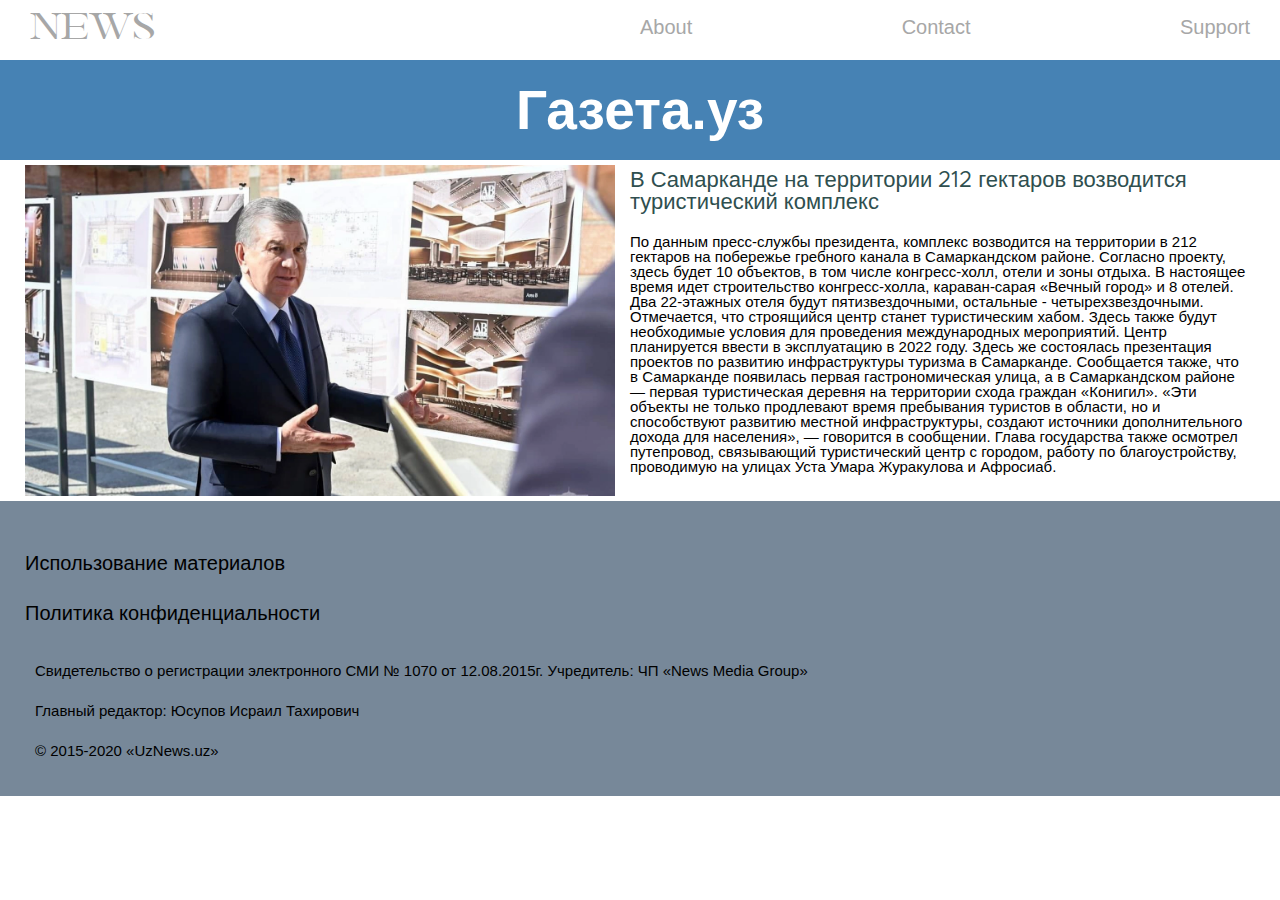
<file: news 2/index.html>
<!DOCTYPE html>
<html lang="en">
<head>
	<meta charset="UTF-8">
	<meta name="viewport" content="width=device-width, initial-scale=1.0">
	<link rel="stylesheet" href="css/style.css">
	<title>News</title>
</head>
<body>

	<header class="header">
		<div class="container">
			<div class="row flex">
				<div class="header-info col-6">
					<h2 class="header-info__title">
						NEWS
					</h2>
				</div>
				<div class="header-info col-6">
					<ul class="header-info__nav flex">
						<li>
							<a href="#">
								About
							</a>
						</li>
						<li>
							<a href="#">
								Contact
							</a>
						</li>
						<li>
							<a href="#">
								Support
							</a>
						</li>
					</ul>
				</div>
			</div>
		</div>
	</header>
    	
	<div class="face">
		<div class="container">
			<h1>
				Газета.уз
			</h1>
		</div>
	</div>

	<div class="main">
		<div class="container">
			<div class="row flex">
				<img src="img/3110f307226133f42d93bf0a5d06c294.webp" alt="">
				<div class="main-info">
					<h2>
					В Самарканде на территории 212 гектаров возводится туристический комплекс
				</h2>
				<p>
					По данным пресс-службы президента, комплекс возводится на территории в 212 гектаров на побережье гребного канала в Самаркандском районе. Согласно проекту, здесь будет 10 объектов, в том числе конгресс-холл, отели и зоны отдыха.

                    В настоящее время идет строительство конгресс-холла, караван-сарая «Вечный город» и 8 отелей. Два 22-этажных отеля будут пятизвездочными, остальные - четырехзвездочными.

                    Отмечается, что строящийся центр станет туристическим хабом. Здесь также будут необходимые условия для проведения международных мероприятий. Центр планируется ввести в эксплуатацию в 2022 году.

                    Здесь же состоялась презентация проектов по развитию инфраструктуры туризма в Самарканде.

                    Сообщается также, что в Самарканде появилась первая гастрономическая улица, а в Самаркандском районе — первая туристическая деревня на территории схода граждан «Конигил».

                    «Эти объекты не только продлевают время пребывания туристов в области, но и способствуют развитию местной инфраструктуры, создают источники дополнительного дохода для населения», — говорится в сообщении.

                    Глава государства также осмотрел путепровод, связывающий туристический центр с городом, работу по благоустройству, проводимую на улицах Уста Умара Журакулова и Афросиаб.
				</p>
				</div>
			</div>
		</div>
	</div>

	<footer class="footer">
		<div class="contanier">
			<div class="row flex">
				<div class="footer-item">
					<a href="#" class="footer__conf">
						<p>
							Использование материалов
						</p>
					</a>
					<a href="#" class="footer__conf">
						<p>
                            Политика конфиденциальности
						</p>
					</a>
					<p class="footer__text">
						Свидетельство о регистрации электронного СМИ № 1070 от 12.08.2015г. Учредитель: ЧП «News Media Group»
					</p>
					<p class="footer__text">
						Главный редактор: Юсупов Исраил Тахирович
					</p>
					<p class="footer__text">
						© 2015-2020 «UzNews.uz»
					</p>
				</div>
			</div>
		</div>
	</footer>
	
</body>
</html>
</file>
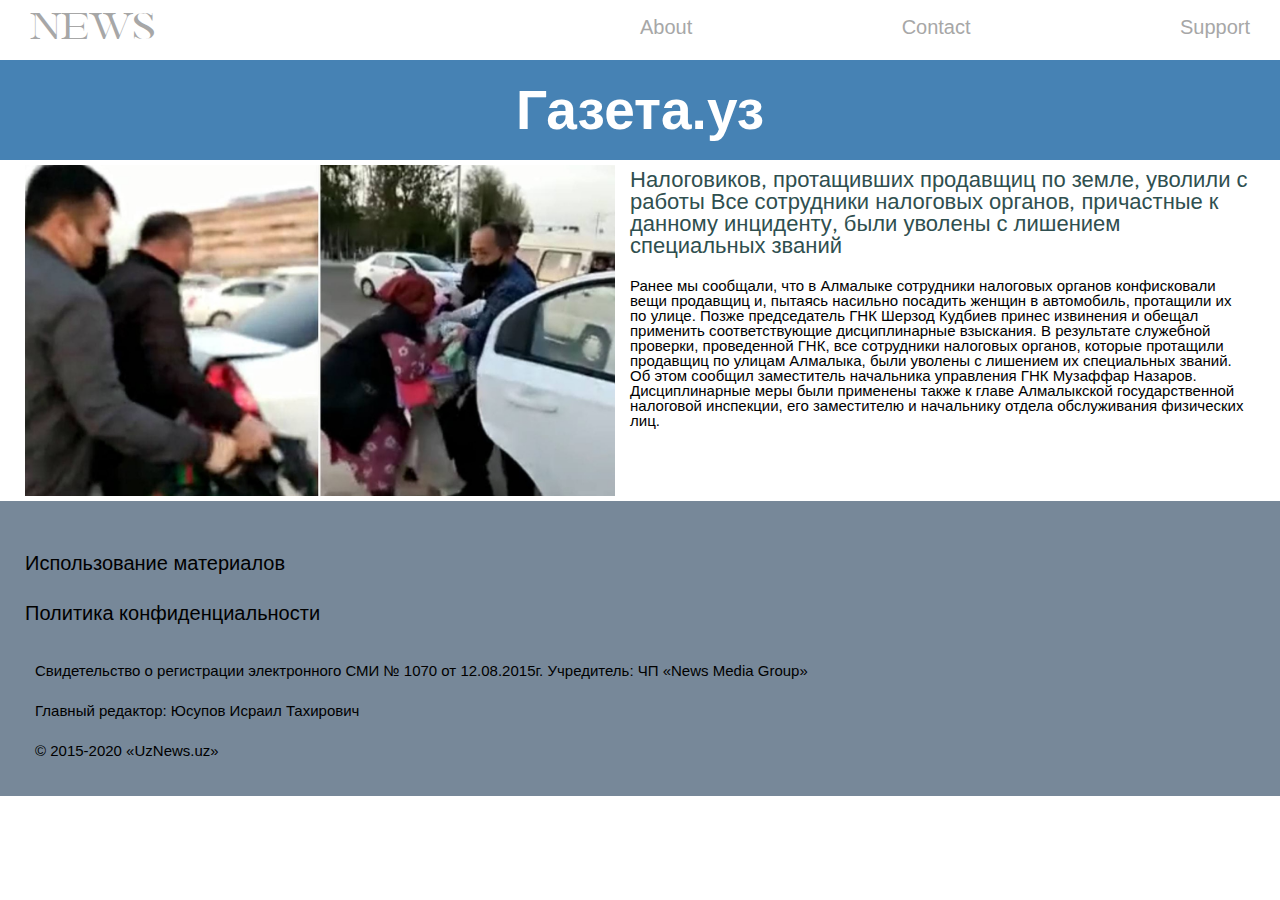
<file: news 4/index.html>
<!DOCTYPE html>
<html lang="en">
<head>
	<meta charset="UTF-8">
	<meta name="viewport" content="width=device-width, initial-scale=1.0">
	<link rel="stylesheet" href="css/style.css">
	<title>News</title>
</head>
<body>

	<header class="header">
		<div class="container">
			<div class="row flex">
				<div class="header-info col-6">
					<h2 class="header-info__title">
						NEWS
					</h2>
				</div>
				<div class="header-info col-6">
					<ul class="header-info__nav flex">
						<li>
							<a href="#">
								About
							</a>
						</li>
						<li>
							<a href="#">
								Contact
							</a>
						</li>
						<li>
							<a href="#">
								Support
							</a>
						</li>
					</ul>
				</div>
			</div>
		</div>
	</header>
    	
	<div class="face">
		<div class="container">
			<h1>
				Газета.уз
			</h1>
		</div>
	</div>

	<div class="main">
		<div class="container">
			<div class="row flex">
				<img src="img/ffad1d1d93febda4345372728fe4058c.jpg" alt="">
				<div class="main-info">
					<h2>
					Налоговиков, протащивших продавщиц по земле, уволили с работы
					Все сотрудники налоговых органов, причастные к данному инциденту, были уволены с лишением специальных званий
				</h2>
				<p>
					Ранее мы сообщали, что в Алмалыке сотрудники налоговых органов конфисковали вещи продавщиц и, пытаясь насильно посадить женщин в автомобиль, протащили их по улице.

					Позже председатель ГНК Шерзод Кудбиев принес извинения и обещал применить соответствующие дисциплинарные взыскания.

					В результате служебной проверки, проведенной ГНК, все сотрудники налоговых органов, которые протащили продавщиц по улицам Алмалыка, были уволены с лишением их специальных званий. Об этом сообщил заместитель начальника управления ГНК Музаффар Назаров.

					Дисциплинарные меры были применены также к главе Алмалыкской государственной налоговой инспекции, его заместителю и начальнику отдела обслуживания физических лиц.
				</p>
				</div>
			</div>
		</div>
	</div>

	<footer class="footer">
		<div class="contanier">
			<div class="row flex">
				<div class="footer-item">
					<a href="#" class="footer__conf">
						<p>
							Использование материалов
						</p>
					</a>
					<a href="#" class="footer__conf">
						<p>
                            Политика конфиденциальности
						</p>
					</a>
					<p class="footer__text">
						Свидетельство о регистрации электронного СМИ № 1070 от 12.08.2015г. Учредитель: ЧП «News Media Group»
					</p>
					<p class="footer__text">
						Главный редактор: Юсупов Исраил Тахирович
					</p>
					<p class="footer__text">
						© 2015-2020 «UzNews.uz»
					</p>
				</div>
			</div>
		</div>
	</footer>
	
</body>
</html>
</file>
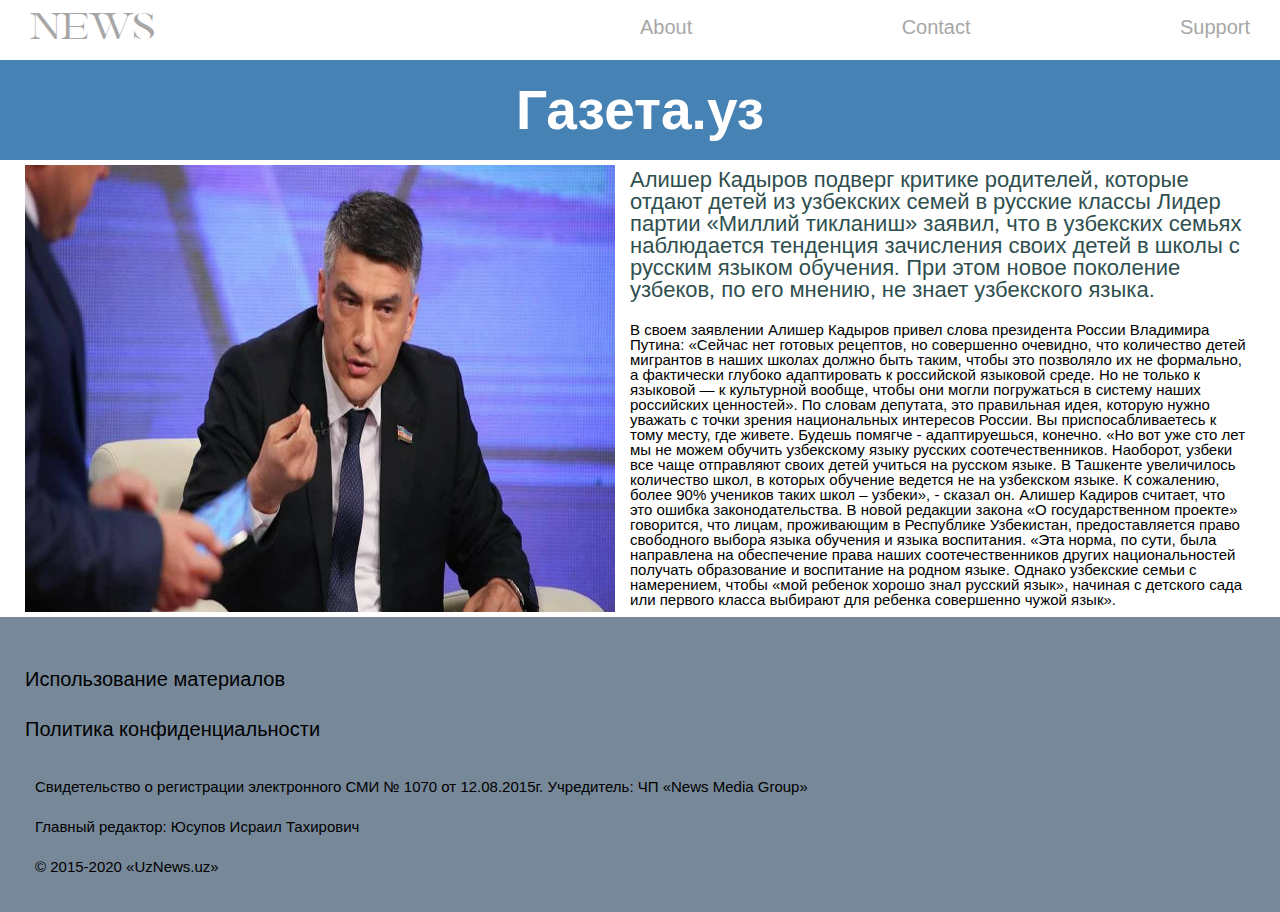
<file: news 5/index.html>
<!DOCTYPE html>
<html lang="en">
<head>
	<meta charset="UTF-8">
	<meta name="viewport" content="width=device-width, initial-scale=1.0">
	<link rel="stylesheet" href="css/style.css">
	<title>News</title>
</head>
<body>

	<header class="header">
		<div class="container">
			<div class="row flex">
				<div class="header-info col-6">
					<h2 class="header-info__title">
						NEWS
					</h2>
				</div>
				<div class="header-info col-6">
					<ul class="header-info__nav flex">
						<li>
							<a href="#">
								About
							</a>
						</li>
						<li>
							<a href="#">
								Contact
							</a>
						</li>
						<li>
							<a href="#">
								Support
							</a>
						</li>
					</ul>
				</div>
			</div>
		</div>
	</header>
    	
	<div class="face">
		<div class="container">
			<h1>
				Газета.уз
			</h1>
		</div>
	</div>

	<div class="main">
		<div class="container">
			<div class="row flex">
				<img src="img/f05a6a661003006d2478316c20136c65.jpg" alt="">
				<div class="main-info">
					<h2>
					Алишер Кадыров подверг критике родителей, которые отдают детей из узбекских семей в русские классы
					Лидер партии «Миллий тикланиш» заявил, что в узбекских семьях наблюдается тенденция зачисления своих детей в школы с русским языком обучения. При этом новое поколение узбеков, по его мнению, не знает узбекского языка.
				</h2>
				<p>
					В своем заявлении Алишер Кадыров привел слова президента России Владимира Путина: «Сейчас нет готовых рецептов, но совершенно очевидно, что количество детей мигрантов в наших школах должно быть таким, чтобы это позволяло их не формально, а фактически глубоко адаптировать к российской языковой среде. Но не только к языковой — к культурной вообще, чтобы они могли погружаться в систему наших российских ценностей».

					По словам депутата, это правильная идея, которую нужно уважать с точки зрения национальных интересов России. Вы приспосабливаетесь к тому месту, где живете. Будешь помягче - адаптируешься, конечно.

					«Но вот уже сто лет мы не можем обучить узбекскому языку русских соотечественников. Наоборот, узбеки все чаще отправляют своих детей учиться на русском языке. В Ташкенте увеличилось количество школ, в которых обучение ведется не на узбекском языке. К сожалению, более 90% учеников таких школ – узбеки», - сказал он.
 
					Алишер Кадиров считает, что это ошибка законодательства. В новой редакции закона «О государственном проекте» говорится, что лицам, проживающим в Республике Узбекистан, предоставляется право свободного выбора языка обучения и языка воспитания.

					«Эта норма, по сути, была направлена на обеспечение права наших соотечественников других национальностей получать образование и воспитание на родном языке. Однако узбекские семьи с намерением, чтобы «мой ребенок хорошо знал русский язык», начиная с детского сада или первого класса выбирают для ребенка совершенно чужой язык».
				</p>
				</div>
			</div>
		</div>
	</div>

	<footer class="footer">
		<div class="contanier">
			<div class="row flex">
				<div class="footer-item">
					<a href="#" class="footer__conf">
						<p>
							Использование материалов
						</p>
					</a>
					<a href="#" class="footer__conf">
						<p>
                            Политика конфиденциальности
						</p>
					</a>
					<p class="footer__text">
						Свидетельство о регистрации электронного СМИ № 1070 от 12.08.2015г. Учредитель: ЧП «News Media Group»
					</p>
					<p class="footer__text">
						Главный редактор: Юсупов Исраил Тахирович
					</p>
					<p class="footer__text">
						© 2015-2020 «UzNews.uz»
					</p>
				</div>
			</div>
		</div>
	</footer>
	
</body>
</html>
</file>
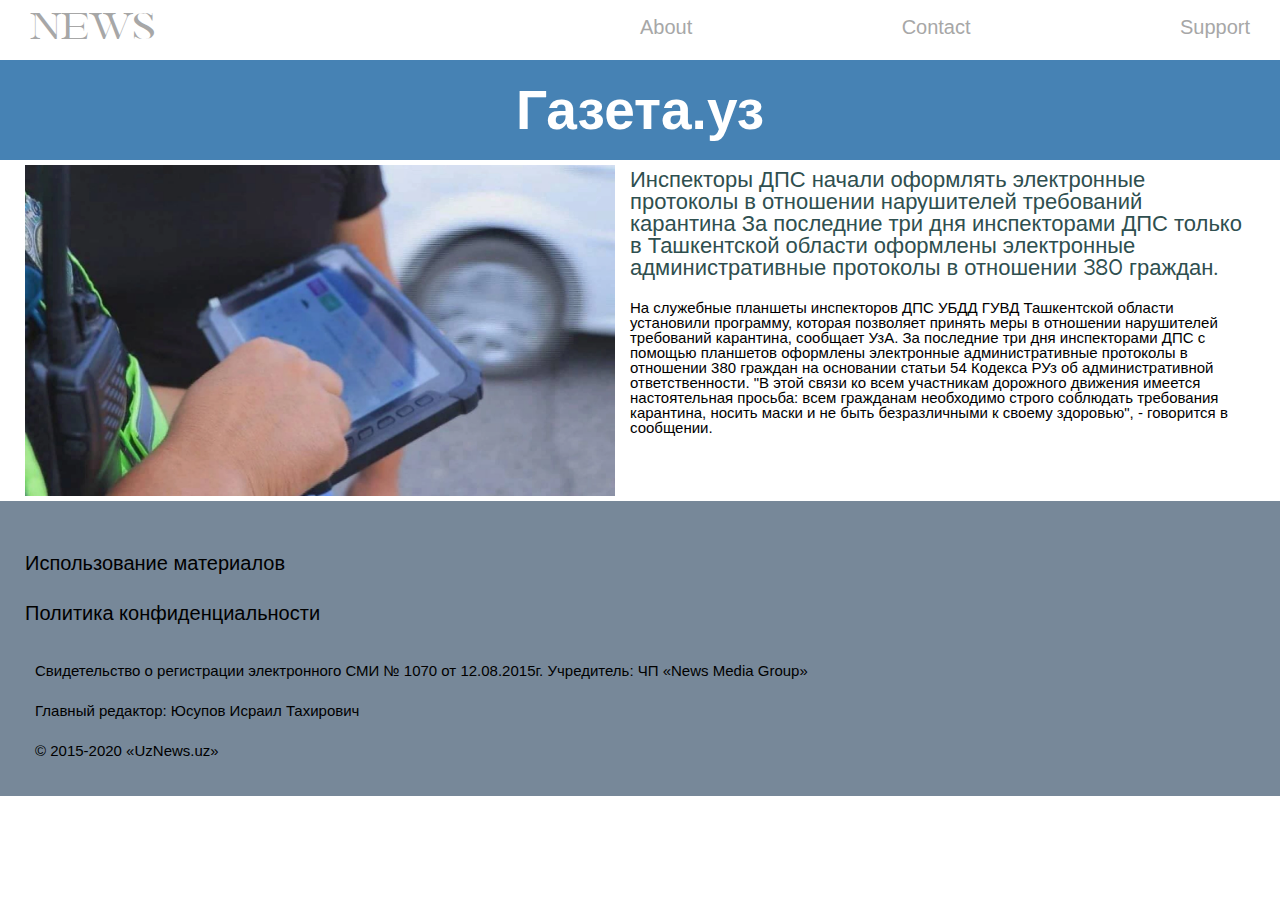
<file: news 6/index.html>
<!DOCTYPE html>
<html lang="en">
<head>
	<meta charset="UTF-8">
	<meta name="viewport" content="width=device-width, initial-scale=1.0">
	<link rel="stylesheet" href="css/style.css">
	<title>News</title>
</head>
<body>

	<header class="header">
		<div class="container">
			<div class="row flex">
				<div class="header-info col-6">
					<h2 class="header-info__title">
						NEWS
					</h2>
				</div>
				<div class="header-info col-6">
					<ul class="header-info__nav flex">
						<li>
							<a href="#">
								About
							</a>
						</li>
						<li>
							<a href="#">
								Contact
							</a>
						</li>
						<li>
							<a href="#">
								Support
							</a>
						</li>
					</ul>
				</div>
			</div>
		</div>
	</header>
    	
	<div class="face">
		<div class="container">
			<h1>
				Газета.уз
			</h1>
		</div>
	</div>

	<div class="main">
		<div class="container">
			<div class="row flex">
				<img src="img/ment17b0a87bc2430d9432fb2202b412459b.webp" alt="">
				<div class="main-info">
					<h2>
					Инспекторы ДПС начали оформлять электронные протоколы в отношении нарушителей требований карантина
					За последние три дня инспекторами ДПС только в Ташкентской области оформлены электронные административные протоколы в отношении 380 граждан.
				</h2>
				<p>
					На служебные планшеты инспекторов ДПС УБДД ГУВД Ташкентской области установили программу, которая позволяет принять меры в отношении нарушителей требований карантина, сообщает УзА.

					За последние три дня инспекторами ДПС с помощью планшетов оформлены электронные административные протоколы в отношении 380 граждан на основании статьи 54 Кодекса РУз об административной ответственности.

					"В этой связи ко всем участникам дорожного движения имеется настоятельная просьба: всем гражданам необходимо строго соблюдать требования карантина, носить маски и не быть безразличными к своему здоровью", - говорится в сообщении.
				</p>
				</div>
			</div>
		</div>
	</div>

	<footer class="footer">
		<div class="contanier">
			<div class="row flex">
				<div class="footer-item">
					<a href="#" class="footer__conf">
						<p>
							Использование материалов
						</p>
					</a>
					<a href="#" class="footer__conf">
						<p>
                            Политика конфиденциальности
						</p>
					</a>
					<p class="footer__text">
						Свидетельство о регистрации электронного СМИ № 1070 от 12.08.2015г. Учредитель: ЧП «News Media Group»
					</p>
					<p class="footer__text">
						Главный редактор: Юсупов Исраил Тахирович
					</p>
					<p class="footer__text">
						© 2015-2020 «UzNews.uz»
					</p>
				</div>
			</div>
		</div>
	</footer>
	
</body>
</html>
</file>
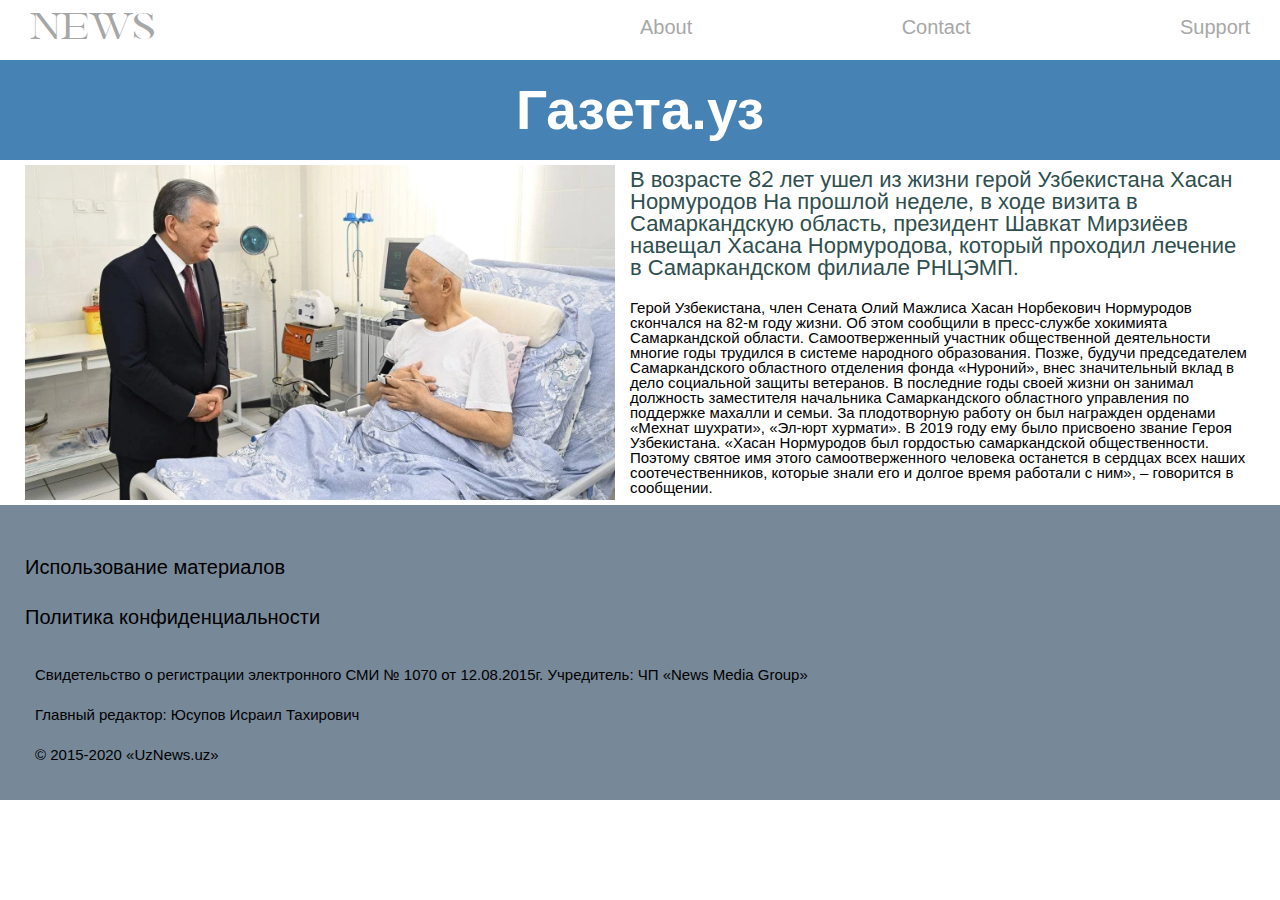
<file: news 7/index.html>
<!DOCTYPE html>
<html lang="en">
<head>
	<meta charset="UTF-8">
	<meta name="viewport" content="width=device-width, initial-scale=1.0">
	<link rel="stylesheet" href="css/style.css">
	<title>News</title>
</head>
<body>

	<header class="header">
		<div class="container">
			<div class="row flex">
				<div class="header-info col-6">
					<h2 class="header-info__title">
						NEWS
					</h2>
				</div>
				<div class="header-info col-6">
					<ul class="header-info__nav flex">
						<li>
							<a href="#">
								About
							</a>
						</li>
						<li>
							<a href="#">
								Contact
							</a>
						</li>
						<li>
							<a href="#">
								Support
							</a>
						</li>
					</ul>
				</div>
			</div>
		</div>
	</header>
    	
	<div class="face">
		<div class="container">
			<h1>
				Газета.уз
			</h1>
		</div>
	</div>

	<div class="main">
		<div class="container">
			<div class="row flex">
				<img src="img/babai150db5759fa7b4416ba915e6c628b20f.webp" alt="">
				<div class="main-info">
					<h2>
					В возрасте 82 лет ушел из жизни герой Узбекистана Хасан Нормуродов
					На прошлой неделе, в ходе визита в Самаркандскую область, президент Шавкат Мирзиёев навещал Хасана Нормуродова, который проходил лечение в Самаркандском филиале РНЦЭМП.
				</h2>
				<p>
					Герой Узбекистана, член Сената Олий Мажлиса Хасан Норбекович Нормуродов скончался на 82-м году жизни. Об этом сообщили в пресс-службе хокимията Самаркандской области.

					Самоотверженный участник общественной деятельности многие годы трудился в системе народного образования. Позже, будучи председателем Самаркандского областного отделения фонда «Нуроний», внес значительный вклад в дело социальной защиты ветеранов. В последние годы своей жизни он занимал должность заместителя начальника Самаркандского областного управления по поддержке махалли и семьи.

					За плодотворную работу он был награжден орденами «Мехнат шухрати», «Эл-юрт хурмати».  В 2019 году ему было присвоено звание Героя Узбекистана.
 
					«Хасан Нормуродов был гордостью самаркандской общественности. Поэтому святое имя этого самоотверженного человека останется в сердцах всех наших соотечественников, которые знали его и долгое время работали с ним», – говорится в сообщении.
				</p>
				</div>
			</div>
		</div>
	</div>

	<footer class="footer">
		<div class="contanier">
			<div class="row flex">
				<div class="footer-item">
					<a href="#" class="footer__conf">
						<p>
							Использование материалов
						</p>
					</a>
					<a href="#" class="footer__conf">
						<p>
                            Политика конфиденциальности
						</p>
					</a>
					<p class="footer__text">
						Свидетельство о регистрации электронного СМИ № 1070 от 12.08.2015г. Учредитель: ЧП «News Media Group»
					</p>
					<p class="footer__text">
						Главный редактор: Юсупов Исраил Тахирович
					</p>
					<p class="footer__text">
						© 2015-2020 «UzNews.uz»
					</p>
				</div>
			</div>
		</div>
	</footer>
	
</body>
</html>
</file>
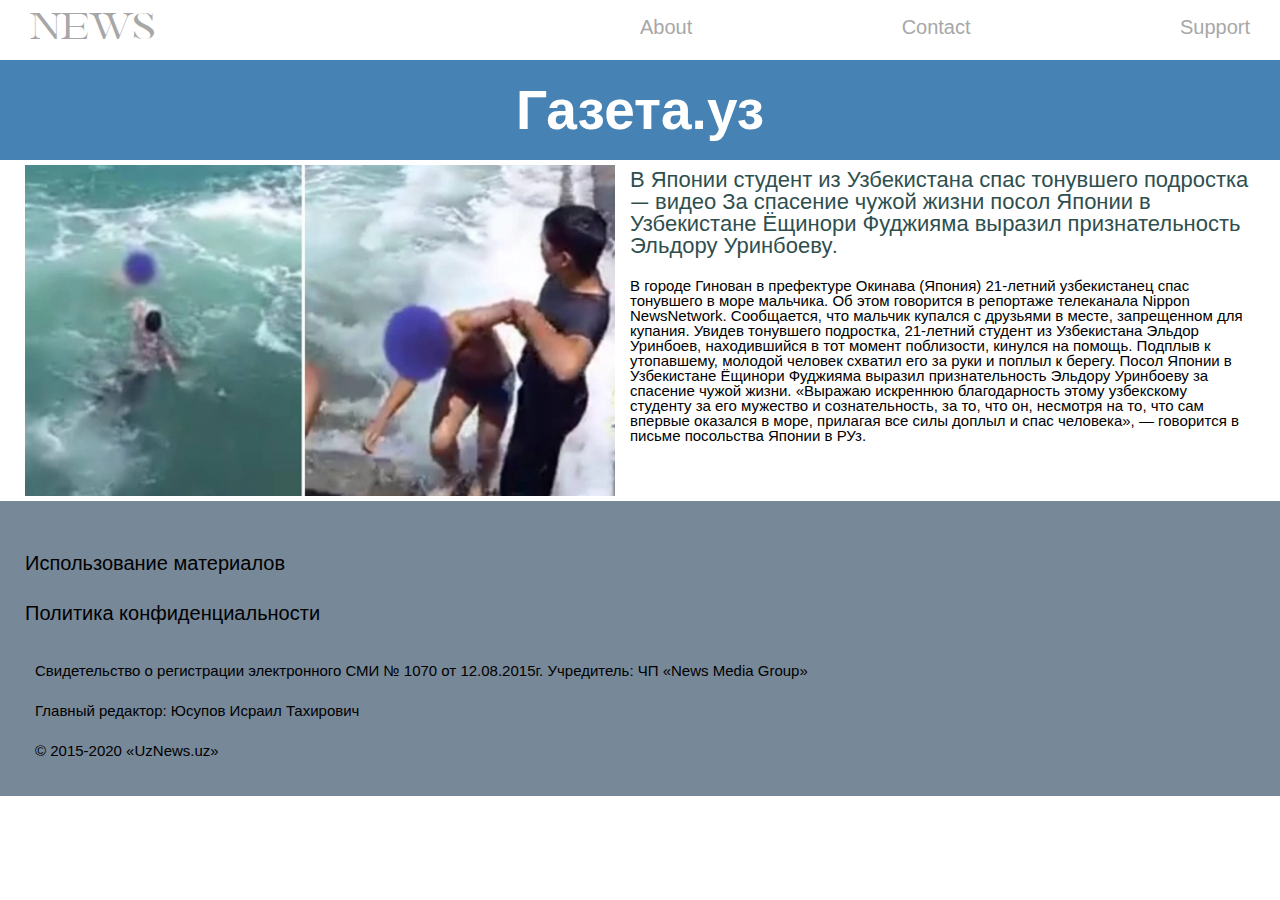
<file: news 8/index.html>
<!DOCTYPE html>
<html lang="en">
<head>
	<meta charset="UTF-8">
	<meta name="viewport" content="width=device-width, initial-scale=1.0">
	<link rel="stylesheet" href="css/style.css">
	<title>News</title>
</head>
<body>

	<header class="header">
		<div class="container">
			<div class="row flex">
				<div class="header-info col-6">
					<h2 class="header-info__title">
						NEWS
					</h2>
				</div>
				<div class="header-info col-6">
					<ul class="header-info__nav flex">
						<li>
							<a href="#">
								About
							</a>
						</li>
						<li>
							<a href="#">
								Contact
							</a>
						</li>
						<li>
							<a href="#">
								Support
							</a>
						</li>
					</ul>
				</div>
			</div>
		</div>
	</header>
    	
	<div class="face">
		<div class="container">
			<h1>
				Газета.уз
			</h1>
		</div>
	</div>

	<div class="main">
		<div class="container">
			<div class="row flex">
				<img src="img/japan2247a663f6e553f59d413ac6eca41e00.webp" alt="">
				<div class="main-info">
					<h2>
					В Японии студент из Узбекистана спас тонувшего подростка — видео
					За спасение чужой жизни посол Японии в Узбекистане Ёщинори Фуджияма выразил признательность Эльдору Уринбоеву.
				</h2>
				<p>
					В городе Гинован в префектуре Окинава (Япония) 21-летний узбекистанец спас тонувшего в море мальчика. Об этом говорится в репортаже телеканала Nippon NewsNetwork.

					Сообщается, что мальчик купался с друзьями в месте, запрещенном для купания. Увидев тонувшего подростка, 21-летний студент из Узбекистана Эльдор Уринбоев, находившийся в тот момент поблизости, кинулся на помощь. Подплыв к утопавшему, молодой человек схватил его за руки и поплыл к берегу.

					Посол Японии в Узбекистане Ёщинори Фуджияма выразил признательность Эльдору Уринбоеву за спасение чужой жизни.

					«Выражаю искреннюю благодарность этому узбекскому студенту за его мужество и сознательность, за то, что он, несмотря на то, что сам впервые оказался в море, прилагая все силы доплыл и спас человека», — говорится в письме посольства Японии в РУз.
				</p>
				</div>
			</div>
		</div>
	</div>

	<footer class="footer">
		<div class="contanier">
			<div class="row flex">
				<div class="footer-item">
					<a href="#" class="footer__conf">
						<p>
							Использование материалов
						</p>
					</a>
					<a href="#" class="footer__conf">
						<p>
                            Политика конфиденциальности
						</p>
					</a>
					<p class="footer__text">
						Свидетельство о регистрации электронного СМИ № 1070 от 12.08.2015г. Учредитель: ЧП «News Media Group»
					</p>
					<p class="footer__text">
						Главный редактор: Юсупов Исраил Тахирович
					</p>
					<p class="footer__text">
						© 2015-2020 «UzNews.uz»
					</p>
				</div>
			</div>
		</div>
	</footer>
	
</body>
</html>
</file>
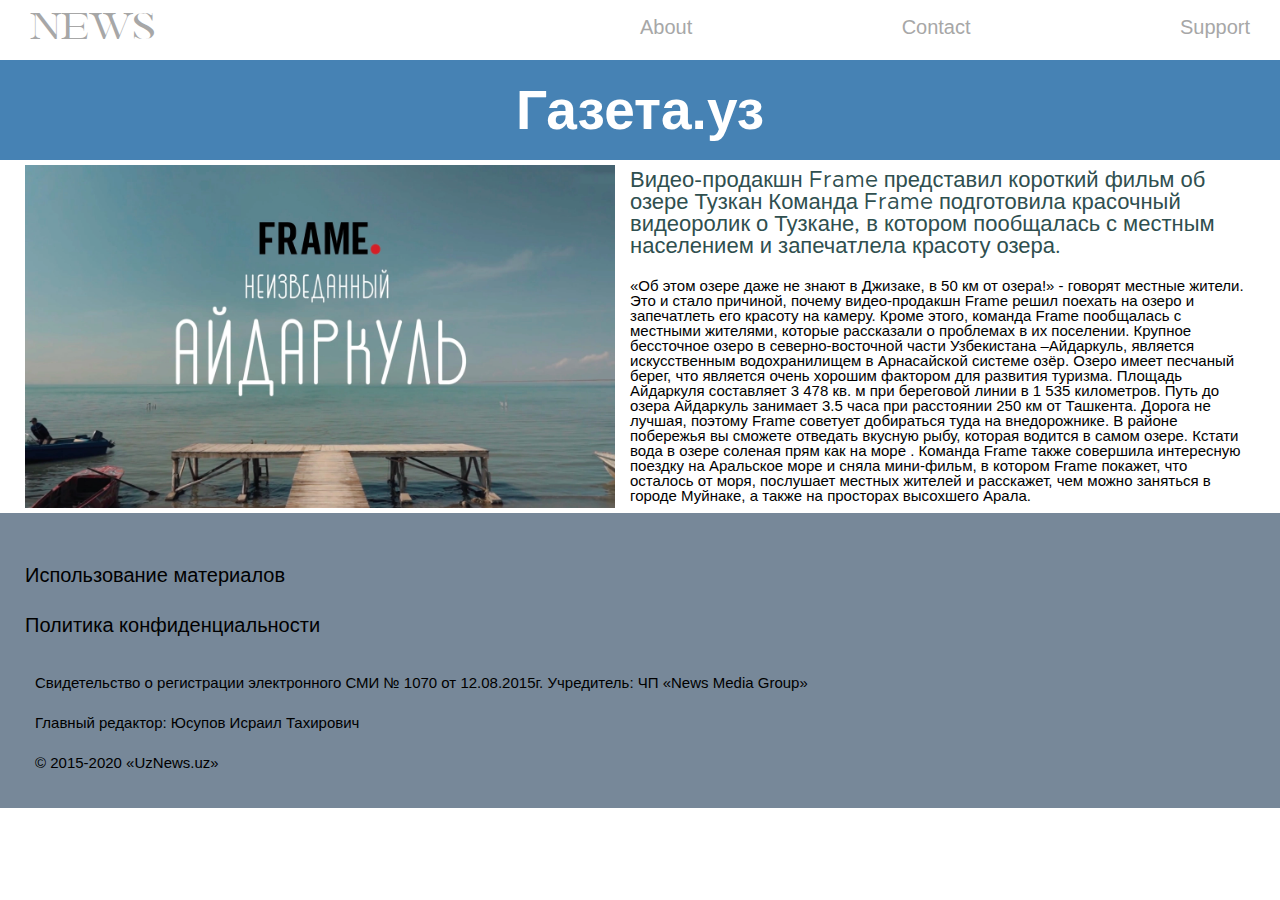
<file: news 9/index.html>
<!DOCTYPE html>
<html lang="en">
<head>
	<meta charset="UTF-8">
	<meta name="viewport" content="width=device-width, initial-scale=1.0">
	<link rel="stylesheet" href="css/style.css">
	<title>News</title>
</head>
<body>

	<header class="header">
		<div class="container">
			<div class="row flex">
				<div class="header-info col-6">
					<h2 class="header-info__title">
						NEWS
					</h2>
				</div>
				<div class="header-info col-6">
					<ul class="header-info__nav flex">
						<li>
							<a href="#">
								About
							</a>
						</li>
						<li>
							<a href="#">
								Contact
							</a>
						</li>
						<li>
							<a href="#">
								Support
							</a>
						</li>
					</ul>
				</div>
			</div>
		</div>
	</header>
    	
	<div class="face">
		<div class="container">
			<h1>
				Газета.уз
			</h1>
		</div>
	</div>

	<div class="main">
		<div class="container">
			<div class="row flex">
				<img src="img/tuzkanf3254d03b83460e251e21d178be68aee.webp" alt="">
				<div class="main-info">
					<h2>
					Видео-продакшн Frame представил короткий фильм об озере Тузкан
					Команда Frame подготовила красочный видеоролик о Тузкане, в котором пообщалась с местным населением и запечатлела красоту озера.
				</h2>
				<p>
					«Oб этом озере даже не знают в Джизаке, в 50 км от озера!» - говорят местные жители. Это и стало причиной, почему видео-продакшн Frame решил поехать на озеро и запечатлеть его красоту на камеру. Кроме этого, команда Frame пообщалась с местными жителями, которые рассказали о проблемах в их поселении.
					
					Крупное бессточное озеро в северно-восточной части Узбекистана –Айдаркуль, является искусственным водохранилищем в Арнасайской системе озёр. Озеро имеет песчаный берег, что является очень хорошим фактором для развития туризма. Площадь Айдаркуля составляет 3 478 кв. м при береговой линии в 1 535 километров. 
 
					Путь до озера Айдаркуль занимает 3.5 часа при расстоянии 250 км от Ташкента. Дорога не лучшая, поэтому Frame советует добираться туда на внедорожнике. В районе побережья вы сможете отведать вкусную рыбу, которая водится в самом озере. Кстати вода в озере соленая прям как на море .
 
					Команда Frame также совершила интересную поездку на Аральское море и сняла мини-фильм, в котором Frame покажет, что осталось от моря, послушает местных жителей и расскажет, чем можно заняться в городе Муйнаке, а также на просторах высохшего Арала.
				</p>
				</div>
			</div>
		</div>
	</div>

	<footer class="footer">
		<div class="contanier">
			<div class="row flex">
				<div class="footer-item">
					<a href="#" class="footer__conf">
						<p>
							Использование материалов
						</p>
					</a>
					<a href="#" class="footer__conf">
						<p>
                            Политика конфиденциальности
						</p>
					</a>
					<p class="footer__text">
						Свидетельство о регистрации электронного СМИ № 1070 от 12.08.2015г. Учредитель: ЧП «News Media Group»
					</p>
					<p class="footer__text">
						Главный редактор: Юсупов Исраил Тахирович
					</p>
					<p class="footer__text">
						© 2015-2020 «UzNews.uz»
					</p>
				</div>
			</div>
		</div>
	</footer>
	
</body>
</html>
</file>
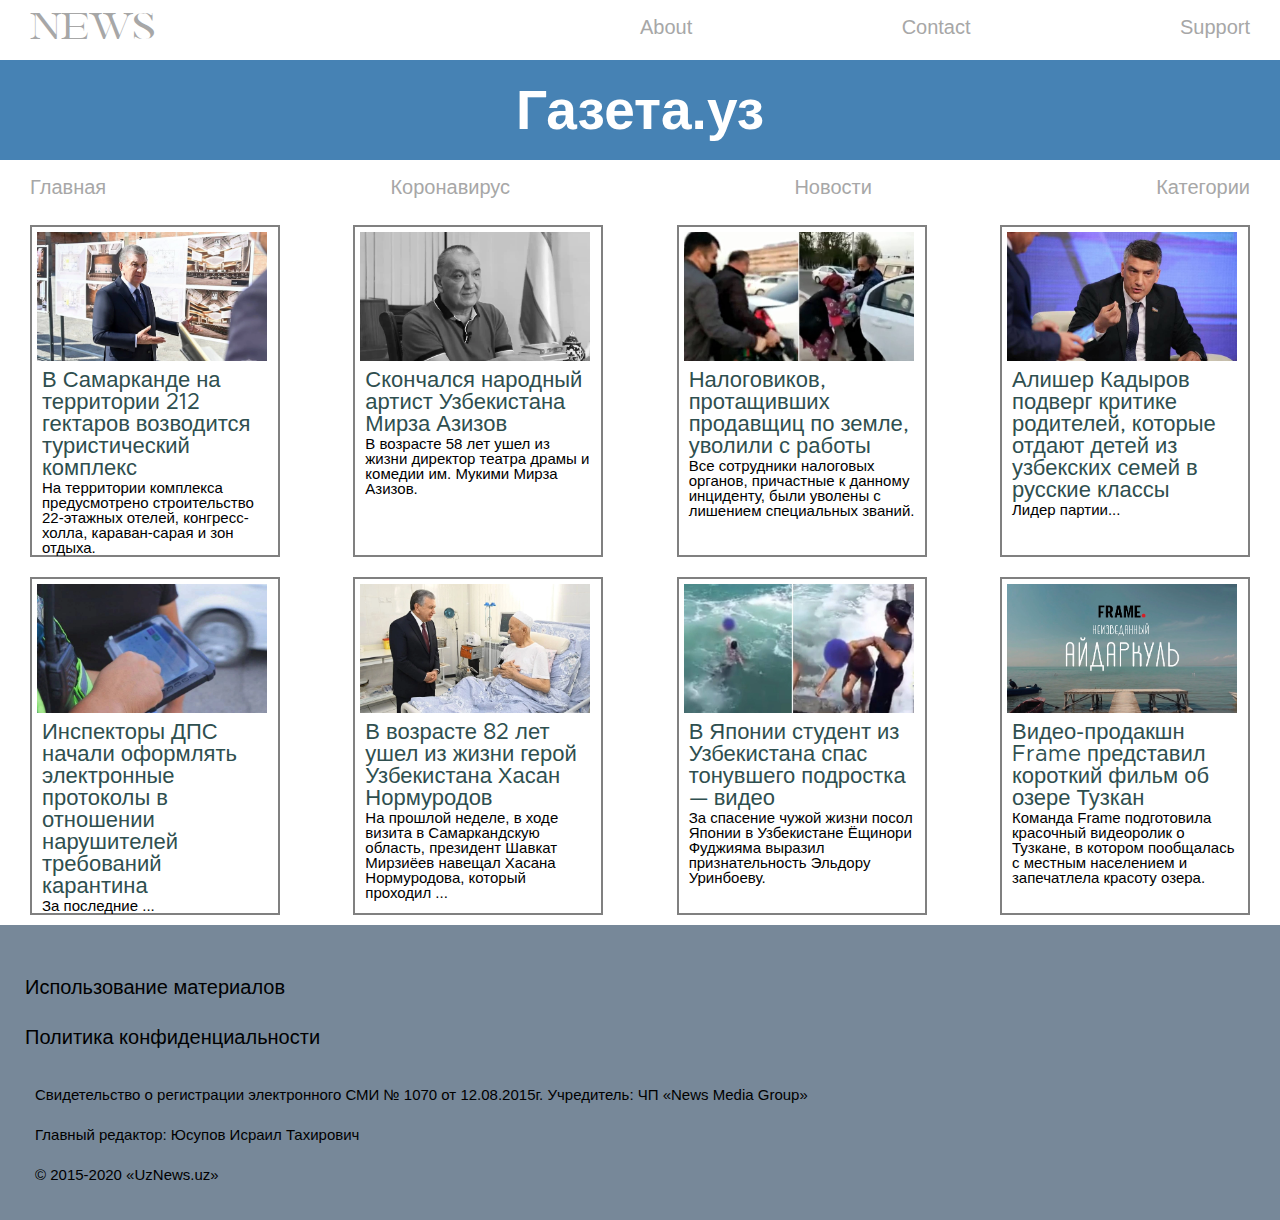
<file: news/index.html>
<!DOCTYPE html>
<html lang="en">
<head>
	<meta charset="UTF-8">
	<meta name="viewport" content="width=device-width, initial-scale=1.0">
	<link rel="stylesheet" href="css/style.css">
	<title>news</title>
</head>
<body>

	<header class="header">
		<div class="container">
			<div class="row flex">
				<div class="header-info col-6">
					<h2 class="header-info__title">
						NEWS
					</h2>
				</div>
				<div class="header-info col-6">
					<ul class="header-info__nav flex">
						<li>
							<a href="#">
								About
							</a>
						</li>
						<li>
							<a href="#">
								Contact
							</a>
						</li>
						<li>
							<a href="#">
								Support
							</a>
						</li>
					</ul>
				</div>
			</div>
		</div>
	</header>
    	
	<div class="face">
		<div class="container">
			<h1>
				Газета.уз
			</h1>
		</div>
	</div>

	<div class="nav">
		<div class="container">
			<div class="nav-info">
				<ul class="nav-info__title flex">
					<li>
						<a href="#">Главная</a>
					</li>
					<li>
						<a href="#">Коронавирус</a>
					</li>
					<li>
						<a href="#">Новости</a>
					</li>
					<li>
						<a href="#">Категории</a>
					</li>
				</ul>
			</div>
		</div>
	</div>

	<div class="main">
		<div class="container">
			<div class="row flex jc-sb">
				<a href="../news 2/index.html" class="main__item col-3">
					<img src="img/3110f307226133f42d93bf0a5d06c294.webp" alt="">
					<h3>В Самарканде на территории 212 гектаров возводится туристический комплекс</h3>
					<p>На территории комплекса предусмотрено строительство 22-этажных отелей, конгресс-холла, караван-сарая и зон отдыха.</p>
				</a>
				
				<a href="../news3/index.html" class="main__item col-3">
					<img src="img/f462d5d48f575673091fdd84171b8341.webpdsacsc.webp" alt="">
					<h3>Скончался народный артист Узбекистана Мирза Азизов</h3>
					<p>В возрасте 58 лет ушел из жизни директор театра драмы и комедии им. Мукими Мирза Азизов.</p>
				</a>

				<a href="../news 4/index.html" class="main__item col-3">
					<img src="img/ffad1d1d93febda4345372728fe4058c.jpg" alt="">
					<h3>Налоговиков, протащивших продавщиц по земле, уволили с работы</h3>
					<p>Все сотрудники налоговых органов, причастные к данному инциденту, были уволены с лишением специальных званий.</p>
				</a>


				<a href="../news 5/index.html" class="main__item col-3">
					<img src="img/f05a6a661003006d2478316c20136c65.jpg" alt="">
					<h3>Алишер Кадыров подверг критике родителей, которые отдают детей из узбекских семей в русские классы</h3>
					<p>Лидер партии...</p>
				</a>
			</div>
		</div>
	</div>

	<div class="main">
		<div class="container">
			<div class="row flex jc-sb">
				<a href="../news 6/index.html" class="main__item col-3">
					<img src="img/ment17b0a87bc2430d9432fb2202b412459b.webp" alt="">
					<h3>Инспекторы ДПС начали оформлять электронные протоколы в отношении нарушителей требований карантина</h3>
					<p>За последние ...</p>
				</a>
				
				<a href="../news 7/index.html" class="main__item col-3">
					<img src="img/babai150db5759fa7b4416ba915e6c628b20f.webp" alt="">
					<h3>В возрасте 82 лет ушел из жизни герой Узбекистана Хасан Нормуродов</h3>
					<p>На прошлой неделе, в ходе визита в Самаркандскую область, президент Шавкат Мирзиёев навещал Хасана Нормуродова, который проходил ...</p>
				</a>

				<a href="../news 8/index.html" class="main__item col-3">
					<img src="img/japan2247a663f6e553f59d413ac6eca41e00.webp" alt="">
					<h3>В Японии студент из Узбекистана спас тонувшего подростка — видео</h3>
					<p>За спасение чужой жизни посол Японии в Узбекистане Ёщинори Фуджияма выразил признательность Эльдору Уринбоеву.</p>
				</a>


				<a href="../news 9/index.html" class="main__item col-3">
					<img src="img/tuzkanf3254d03b83460e251e21d178be68aee.webp" alt="">
					<h3>Видео-продакшн Frame представил короткий фильм об озере Тузкан</h3>
					<p>Команда Frame подготовила красочный видеоролик о Тузкане, в котором пообщалась с местным населением и запечатлела красоту озера.</p>
				</a>
			</div>
		</div>
	</div>

	<footer class="footer">
		<div class="contanier">
			<div class="row flex">
				<div class="footer-item">
					<a href="#" class="footer__conf">
						<p>
							Использование материалов
						</p>
					</a>
					<a href="#" class="footer__conf">
						<p>
                            Политика конфиденциальности
						</p>
					</a>
					<p class="footer__text">
						Свидетельство о регистрации электронного СМИ № 1070 от 12.08.2015г. Учредитель: ЧП «News Media Group»
					</p>
					<p class="footer__text">
						Главный редактор: Юсупов Исраил Тахирович
					</p>
					<p class="footer__text">
						© 2015-2020 «UzNews.uz»
					</p>
				</div>
			</div>
		</div>
	</footer>

</body>
</html>
</file>
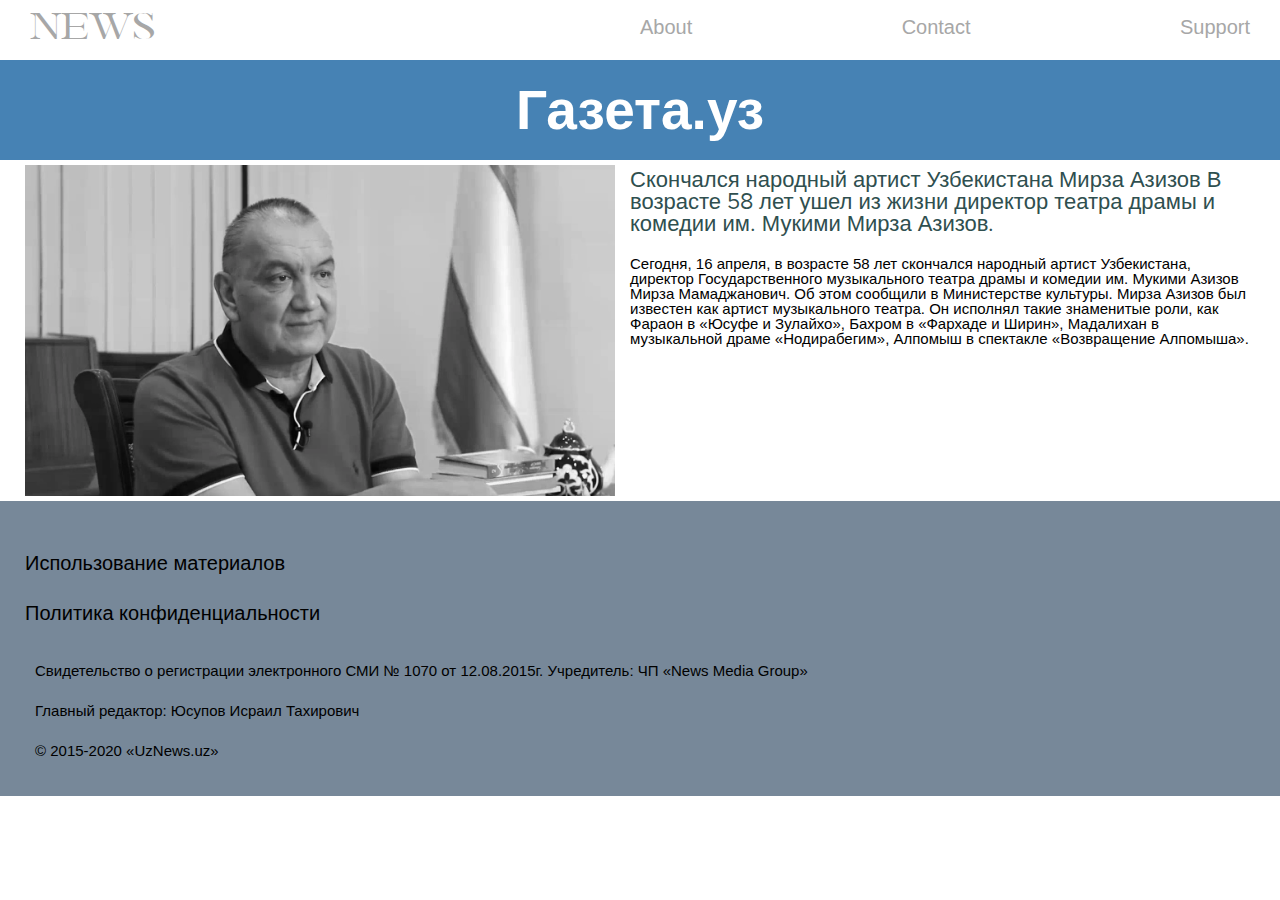
<file: news3/index.html>
<!DOCTYPE html>
<html lang="en">
<head>
	<meta charset="UTF-8">
	<meta name="viewport" content="width=device-width, initial-scale=1.0">
	<link rel="stylesheet" href="css/style.css">
	<title>News</title>
</head>
<body>

	<header class="header">
		<div class="container">
			<div class="row flex">
				<div class="header-info col-6">
					<h2 class="header-info__title">
						NEWS
					</h2>
				</div>
				<div class="header-info col-6">
					<ul class="header-info__nav flex">
						<li>
							<a href="#">
								About
							</a>
						</li>
						<li>
							<a href="#">
								Contact
							</a>
						</li>
						<li>
							<a href="#">
								Support
							</a>
						</li>
					</ul>
				</div>
			</div>
		</div>
	</header>
    	
	<div class="face">
		<div class="container">
			<h1>
				Газета.уз
			</h1>
		</div>
	</div>

	<div class="main">
		<div class="container">
			<div class="row flex">
				<img src="img/f462d5d48f575673091fdd84171b8341.webpdsacsc.webp" alt="">
				<div class="main-info">
					<h2>
					Скончался народный артист Узбекистана Мирза Азизов
					В возрасте 58 лет ушел из жизни директор театра драмы и комедии им. Мукими Мирза Азизов.
					</h2>
					<p>
						Сегодня, 16 апреля, в возрасте 58 лет скончался народный артист Узбекистана, директор Государственного музыкального театра драмы и комедии им. Мукими Азизов Мирза Мамаджанович. Об этом сообщили в Министерстве культуры.

						Мирза Азизов был известен как артист музыкального театра. Он исполнял такие знаменитые роли, как Фараон в «Юсуфе и Зулайхо», Бахром в «Фархаде и Ширин», Мадалихан в музыкальной драме «Нодирабегим», Алпомыш в спектакле «Возвращение Алпомыша».
				</p>
				</div>
			</div>
		</div>
	</div>

	<footer class="footer">
		<div class="contanier">
			<div class="row flex">
				<div class="footer-item">
					<a href="#" class="footer__conf">
						<p>
							Использование материалов
						</p>
					</a>
					<a href="#" class="footer__conf">
						<p>
                            Политика конфиденциальности
						</p>
					</a>
					<p class="footer__text">
						Свидетельство о регистрации электронного СМИ № 1070 от 12.08.2015г. Учредитель: ЧП «News Media Group»
					</p>
					<p class="footer__text">
						Главный редактор: Юсупов Исраил Тахирович
					</p>
					<p class="footer__text">
						© 2015-2020 «UzNews.uz»
					</p>
				</div>
			</div>
		</div>
	</footer>
	
</body>
</html>
</file>
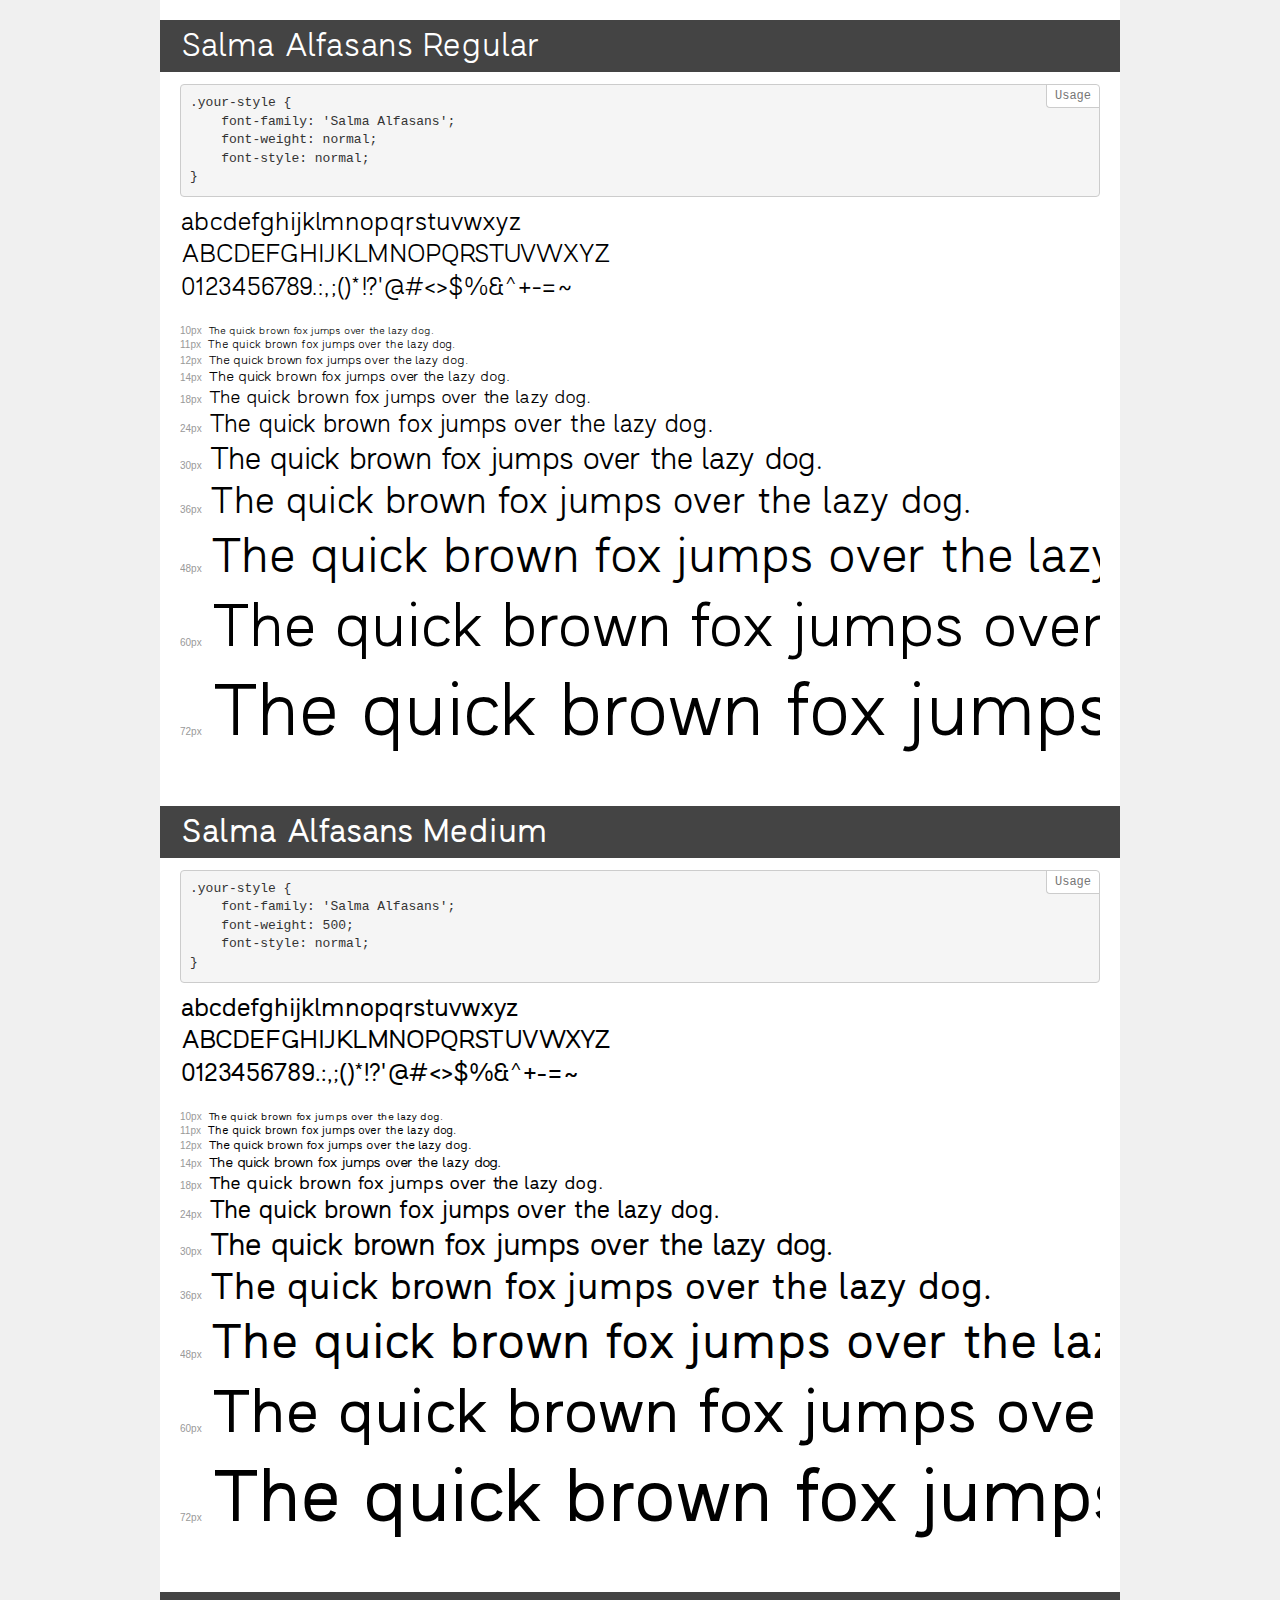
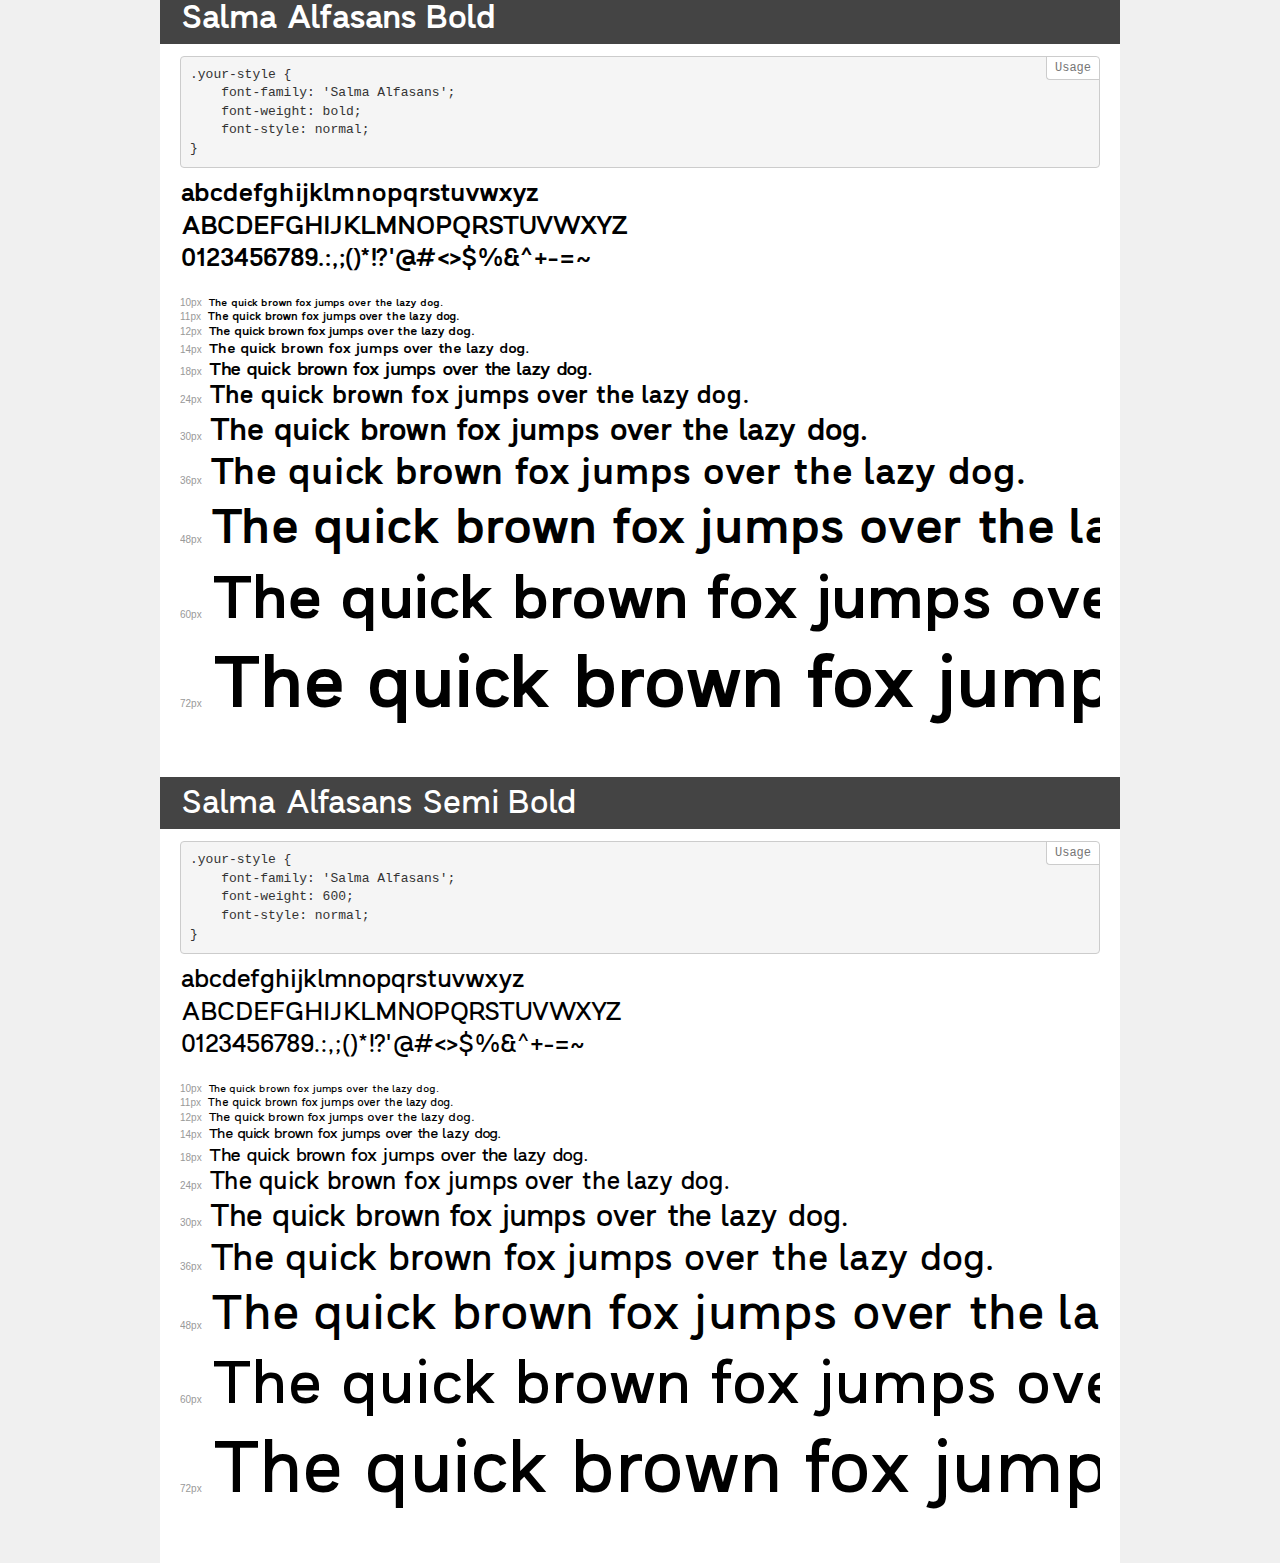
<file: news 2/fonts/salma/demo.html>
<!DOCTYPE html>
<html lang="en">
<head>
    <meta charset="utf-8">
    <meta http-equiv="X-UA-Compatible" content="IE=edge">
    <meta name="viewport" content="width=device-width, initial-scale=1">
    <meta name="robots" content="noindex, noarchive">
    <meta name="format-detection" content="telephone=no">
    <title>Transfonter demo</title>
    <link href="stylesheet.css" rel="stylesheet">
    <style>
        /*
        http://meyerweb.com/eric/tools/css/reset/
        v2.0 | 20110126
        License: none (public domain)
        */
        html, body, div, span, applet, object, iframe,
        h1, h2, h3, h4, h5, h6, p, blockquote, pre,
        a, abbr, acronym, address, big, cite, code,
        del, dfn, em, img, ins, kbd, q, s, samp,
        small, strike, strong, sub, sup, tt, var,
        b, u, i, center,
        dl, dt, dd, ol, ul, li,
        fieldset, form, label, legend,
        table, caption, tbody, tfoot, thead, tr, th, td,
        article, aside, canvas, details, embed,
        figure, figcaption, footer, header, hgroup,
        menu, nav, output, ruby, section, summary,
        time, mark, audio, video {
            margin: 0;
            padding: 0;
            border: 0;
            font-size: 100%;
            font: inherit;
            vertical-align: baseline;
        }
        /* HTML5 display-role reset for older browsers */
        article, aside, details, figcaption, figure,
        footer, header, hgroup, menu, nav, section {
            display: block;
        }
        body {
            line-height: 1;
        }
        ol, ul {
            list-style: none;
        }
        blockquote, q {
            quotes: none;
        }
        blockquote:before, blockquote:after,
        q:before, q:after {
            content: '';
            content: none;
        }
        table {
            border-collapse: collapse;
            border-spacing: 0;
        }
        /* demo styles */
        body {
            background: #f0f0f0;
            color: #000;
        }
        .page {
            background: #fff;
            width: 920px;
            margin: 0 auto;
            padding: 20px 20px 0 20px;
            overflow: hidden;
        }
        .font-container {
            overflow-x: auto;
            overflow-y: hidden;
            margin-bottom: 40px;
            line-height: 1.3;
            white-space: nowrap;
            padding-bottom: 5px;
        }
        h1 {
            position: relative;
            background: #444;
            font-size: 32px;
            color: #fff;
            padding: 10px 20px;
            margin: 0 -20px 12px -20px;
        }
        .letters {
            font-size: 25px;
            margin-bottom: 20px;
        }
        .s10:before {
            content: '10px';
        }
        .s11:before {
            content: '11px';
        }
        .s12:before {
            content: '12px';
        }
        .s14:before {
            content: '14px';
        }
        .s18:before {
            content: '18px';
        }
        .s24:before {
            content: '24px';
        }
        .s30:before {
            content: '30px';
        }
        .s36:before {
            content: '36px';
        }
        .s48:before {
            content: '48px';
        }
        .s60:before {
            content: '60px';
        }
        .s72:before {
            content: '72px';
        }
        .s10:before, .s11:before, .s12:before, .s14:before,
        .s18:before, .s24:before, .s30:before, .s36:before,
        .s48:before, .s60:before, .s72:before {
            font-family: Arial, sans-serif;
            font-size: 10px;
            font-weight: normal;
            font-style: normal;
            color: #999;
            padding-right: 6px;
        }
        pre {
            display: block;
            position: relative;
            padding: 9px;
            margin: 0 0 10px;
            font-family: Monaco, Menlo, Consolas, "Courier New", monospace;
            font-size: 13px;
            line-height: 1.428571429;
            color: #333;
            font-weight: normal;
            font-style: normal;
            background-color: #f5f5f5;
            border: 1px solid #ccc;
            overflow-x: auto;
            border-radius: 4px;
        }
        pre:after {
            display: block;
            position: absolute;
            right: 0;
            top: 0;
            content: 'Usage';
            line-height: 1;
            padding: 5px 8px;
            font-size: 12px;
            color: #767676;
            background-color: #fff;
            border: 1px solid #ccc;
            border-right: none;
            border-top: none;
            border-radius: 0 4px 0 4px;
            z-index: 10;
        }
        /* responsive */
        @media (max-width: 959px) {
            .page {
                width: auto;
                margin: 0;
            }
        }
    </style>
</head>
<body>
<div class="page">
    <div class="demo">
        <h1 style="font-family: 'Salma Alfasans'; font-weight: normal; font-style: normal;">Salma Alfasans Regular</h1>
        <pre>.your-style {
    font-family: 'Salma Alfasans';
    font-weight: normal;
    font-style: normal;
}</pre>
        <div class="font-container" style="font-family: 'Salma Alfasans'; font-weight: normal; font-style: normal;">
            <p class="letters">
                abcdefghijklmnopqrstuvwxyz<br>
ABCDEFGHIJKLMNOPQRSTUVWXYZ<br>
                0123456789.:,;()*!?'@#<>$%&^+-=~
            </p>
            <p class="s10" style="font-size: 10px;">The quick brown fox jumps over the lazy dog.</p>
            <p class="s11" style="font-size: 11px;">The quick brown fox jumps over the lazy dog.</p>
            <p class="s12" style="font-size: 12px;">The quick brown fox jumps over the lazy dog.</p>
            <p class="s14" style="font-size: 14px;">The quick brown fox jumps over the lazy dog.</p>
            <p class="s18" style="font-size: 18px;">The quick brown fox jumps over the lazy dog.</p>
            <p class="s24" style="font-size: 24px;">The quick brown fox jumps over the lazy dog.</p>
            <p class="s30" style="font-size: 30px;">The quick brown fox jumps over the lazy dog.</p>
            <p class="s36" style="font-size: 36px;">The quick brown fox jumps over the lazy dog.</p>
            <p class="s48" style="font-size: 48px;">The quick brown fox jumps over the lazy dog.</p>
            <p class="s60" style="font-size: 60px;">The quick brown fox jumps over the lazy dog.</p>
            <p class="s72" style="font-size: 72px;">The quick brown fox jumps over the lazy dog.</p>
        </div>
    </div>
    <div class="demo">
        <h1 style="font-family: 'Salma Alfasans'; font-weight: 500; font-style: normal;">Salma Alfasans Medium</h1>
        <pre>.your-style {
    font-family: 'Salma Alfasans';
    font-weight: 500;
    font-style: normal;
}</pre>
        <div class="font-container" style="font-family: 'Salma Alfasans'; font-weight: 500; font-style: normal;">
            <p class="letters">
                abcdefghijklmnopqrstuvwxyz<br>
ABCDEFGHIJKLMNOPQRSTUVWXYZ<br>
                0123456789.:,;()*!?'@#<>$%&^+-=~
            </p>
            <p class="s10" style="font-size: 10px;">The quick brown fox jumps over the lazy dog.</p>
            <p class="s11" style="font-size: 11px;">The quick brown fox jumps over the lazy dog.</p>
            <p class="s12" style="font-size: 12px;">The quick brown fox jumps over the lazy dog.</p>
            <p class="s14" style="font-size: 14px;">The quick brown fox jumps over the lazy dog.</p>
            <p class="s18" style="font-size: 18px;">The quick brown fox jumps over the lazy dog.</p>
            <p class="s24" style="font-size: 24px;">The quick brown fox jumps over the lazy dog.</p>
            <p class="s30" style="font-size: 30px;">The quick brown fox jumps over the lazy dog.</p>
            <p class="s36" style="font-size: 36px;">The quick brown fox jumps over the lazy dog.</p>
            <p class="s48" style="font-size: 48px;">The quick brown fox jumps over the lazy dog.</p>
            <p class="s60" style="font-size: 60px;">The quick brown fox jumps over the lazy dog.</p>
            <p class="s72" style="font-size: 72px;">The quick brown fox jumps over the lazy dog.</p>
        </div>
    </div>
    <div class="demo">
        <h1 style="font-family: 'Salma Alfasans'; font-weight: bold; font-style: normal;">Salma Alfasans Bold</h1>
        <pre>.your-style {
    font-family: 'Salma Alfasans';
    font-weight: bold;
    font-style: normal;
}</pre>
        <div class="font-container" style="font-family: 'Salma Alfasans'; font-weight: bold; font-style: normal;">
            <p class="letters">
                abcdefghijklmnopqrstuvwxyz<br>
ABCDEFGHIJKLMNOPQRSTUVWXYZ<br>
                0123456789.:,;()*!?'@#<>$%&^+-=~
            </p>
            <p class="s10" style="font-size: 10px;">The quick brown fox jumps over the lazy dog.</p>
            <p class="s11" style="font-size: 11px;">The quick brown fox jumps over the lazy dog.</p>
            <p class="s12" style="font-size: 12px;">The quick brown fox jumps over the lazy dog.</p>
            <p class="s14" style="font-size: 14px;">The quick brown fox jumps over the lazy dog.</p>
            <p class="s18" style="font-size: 18px;">The quick brown fox jumps over the lazy dog.</p>
            <p class="s24" style="font-size: 24px;">The quick brown fox jumps over the lazy dog.</p>
            <p class="s30" style="font-size: 30px;">The quick brown fox jumps over the lazy dog.</p>
            <p class="s36" style="font-size: 36px;">The quick brown fox jumps over the lazy dog.</p>
            <p class="s48" style="font-size: 48px;">The quick brown fox jumps over the lazy dog.</p>
            <p class="s60" style="font-size: 60px;">The quick brown fox jumps over the lazy dog.</p>
            <p class="s72" style="font-size: 72px;">The quick brown fox jumps over the lazy dog.</p>
        </div>
    </div>
    <div class="demo">
        <h1 style="font-family: 'Salma Alfasans'; font-weight: 600; font-style: normal;">Salma Alfasans Semi Bold</h1>
        <pre>.your-style {
    font-family: 'Salma Alfasans';
    font-weight: 600;
    font-style: normal;
}</pre>
        <div class="font-container" style="font-family: 'Salma Alfasans'; font-weight: 600; font-style: normal;">
            <p class="letters">
                abcdefghijklmnopqrstuvwxyz<br>
ABCDEFGHIJKLMNOPQRSTUVWXYZ<br>
                0123456789.:,;()*!?'@#<>$%&^+-=~
            </p>
            <p class="s10" style="font-size: 10px;">The quick brown fox jumps over the lazy dog.</p>
            <p class="s11" style="font-size: 11px;">The quick brown fox jumps over the lazy dog.</p>
            <p class="s12" style="font-size: 12px;">The quick brown fox jumps over the lazy dog.</p>
            <p class="s14" style="font-size: 14px;">The quick brown fox jumps over the lazy dog.</p>
            <p class="s18" style="font-size: 18px;">The quick brown fox jumps over the lazy dog.</p>
            <p class="s24" style="font-size: 24px;">The quick brown fox jumps over the lazy dog.</p>
            <p class="s30" style="font-size: 30px;">The quick brown fox jumps over the lazy dog.</p>
            <p class="s36" style="font-size: 36px;">The quick brown fox jumps over the lazy dog.</p>
            <p class="s48" style="font-size: 48px;">The quick brown fox jumps over the lazy dog.</p>
            <p class="s60" style="font-size: 60px;">The quick brown fox jumps over the lazy dog.</p>
            <p class="s72" style="font-size: 72px;">The quick brown fox jumps over the lazy dog.</p>
        </div>
    </div>
</div>
</body>
</html>
</file>
<file: news 2/css/style.css>
@import "../fonts/awaken/stylesheet.css";
@import "../fonts/metropolis/stylesheet.css";
@import "../fonts/navin/stylesheet.css";
@import "../fonts/salma/stylesheet.css";
* {
  margin: 0;
  padding: 0;
  box-sizing: border-box;
}

body {
  min-width: 320px;
}

.flex {
  display: flex;
}

.jc-c {
  justify-content: center;
}

.jc-sb {
  justify-content: space-between;
}

.ai-c {
  align-items: center;
}

.container {
  max-width: 1285px;
  padding: 0 20px;
  margin: 0 auto;
}

.col-6 {
  flex: 1 0 50%;
}

.col-3 {
  flex: 1 0 25%;
}

a {
  text-decoration: none;
}

li {
  list-style: none;
}

.header {
  padding: 10px;
}
.header-info__title {
  font-family: "Awaken", sans-serif;
  font-size: 35px;
  font-weight: 400;
  color: #a7a7a7;
  line-height: 40px;
}
.header-info__nav {
  justify-content: space-between;
}
.header-info__nav a {
  font-family: "Salma", sans-serif;
  font-size: 20px;
  font-weight: 400;
  color: #a7a7a7;
  line-height: 35px;
}
.header-info__nav a:hover {
  color: #DEB887;
}

.face {
  background-color: #4682B4;
}
.face h1 {
  text-align: center;
  font-family: "Navin", sans-serif;
  font-size: 55px;
  font-weight: 600;
  color: #fff;
  line-height: 100px;
}

.nav {
  padding: 10px;
}
.nav-info__title {
  justify-content: space-between;
}
.nav-info__title a {
  font-family: "Salma", sans-serif;
  font-size: 20px;
  font-weight: 400;
  color: #a7a7a7;
  line-height: 35px;
}
.nav-info__title a:hover {
  color: #DEB887;
}

.main img {
  padding: 5px;
  max-width: 600px;
}
.main h2 {
  padding: 10px;
  font-family: "Metropolis", sans-serif;
  font-size: 22px;
  font-weight: 400;
  color: #2F4F4F;
  line-height: 22px;
}
.main p {
  padding: 10px;
  font-family: "Navin", sans-serif;
  font-size: 15px;
  font-weight: 400;
  color: #000;
  line-height: 15px;
}

.footer {
  background-color: #778899;
}
.footer-item {
  padding: 25px;
}
.footer__conf {
  font-family: "Salma", sans-serif;
  padding: 10px;
  font-size: 20px;
  font-weight: 400;
  color: #000;
  line-height: 25px;
}
.footer__text {
  font-family: "Navin", sans-serif;
  padding: 10px;
  font-size: 15px;
  font-weight: 400;
  color: #000;
  line-height: 20px;
}
</file>
<file: news 4/css/style.css>
@import "../fonts/awaken/stylesheet.css";
@import "../fonts/metropolis/stylesheet.css";
@import "../fonts/navin/stylesheet.css";
@import "../fonts/salma/stylesheet.css";
* {
  margin: 0;
  padding: 0;
  box-sizing: border-box;
}

body {
  min-width: 320px;
}

.flex {
  display: flex;
}

.jc-c {
  justify-content: center;
}

.jc-sb {
  justify-content: space-between;
}

.ai-c {
  align-items: center;
}

.container {
  max-width: 1285px;
  padding: 0 20px;
  margin: 0 auto;
}

.col-6 {
  flex: 1 0 50%;
}

.col-3 {
  flex: 1 0 25%;
}

a {
  text-decoration: none;
}

li {
  list-style: none;
}

.header {
  padding: 10px;
}
.header-info__title {
  font-family: "Awaken", sans-serif;
  font-size: 35px;
  font-weight: 400;
  color: #a7a7a7;
  line-height: 40px;
}
.header-info__nav {
  justify-content: space-between;
}
.header-info__nav a {
  font-family: "Salma", sans-serif;
  font-size: 20px;
  font-weight: 400;
  color: #a7a7a7;
  line-height: 35px;
}
.header-info__nav a:hover {
  color: #DEB887;
}

.face {
  background-color: #4682B4;
}
.face h1 {
  text-align: center;
  font-family: "Navin", sans-serif;
  font-size: 55px;
  font-weight: 600;
  color: #fff;
  line-height: 100px;
}

.nav {
  padding: 10px;
}
.nav-info__title {
  justify-content: space-between;
}
.nav-info__title a {
  font-family: "Salma", sans-serif;
  font-size: 20px;
  font-weight: 400;
  color: #a7a7a7;
  line-height: 35px;
}
.nav-info__title a:hover {
  color: #DEB887;
}

.main img {
  padding: 5px;
  max-width: 600px;
}
.main h2 {
  padding: 10px;
  font-family: "Metropolis", sans-serif;
  font-size: 22px;
  font-weight: 400;
  color: #2F4F4F;
  line-height: 22px;
}
.main p {
  padding: 10px;
  font-family: "Navin", sans-serif;
  font-size: 15px;
  font-weight: 400;
  color: #000;
  line-height: 15px;
}

.footer {
  background-color: #778899;
}
.footer-item {
  padding: 25px;
}
.footer__conf {
  font-family: "Salma", sans-serif;
  padding: 10px;
  font-size: 20px;
  font-weight: 400;
  color: #000;
  line-height: 25px;
}
.footer__text {
  font-family: "Navin", sans-serif;
  padding: 10px;
  font-size: 15px;
  font-weight: 400;
  color: #000;
  line-height: 20px;
}
</file>
<file: news 5/css/style.css>
@import "../fonts/awaken/stylesheet.css";
@import "../fonts/metropolis/stylesheet.css";
@import "../fonts/navin/stylesheet.css";
@import "../fonts/salma/stylesheet.css";
* {
  margin: 0;
  padding: 0;
  box-sizing: border-box;
}

body {
  min-width: 320px;
}

.flex {
  display: flex;
}

.jc-c {
  justify-content: center;
}

.jc-sb {
  justify-content: space-between;
}

.ai-c {
  align-items: center;
}

.container {
  max-width: 1285px;
  padding: 0 20px;
  margin: 0 auto;
}

.col-6 {
  flex: 1 0 50%;
}

.col-3 {
  flex: 1 0 25%;
}

a {
  text-decoration: none;
}

li {
  list-style: none;
}

.header {
  padding: 10px;
}
.header-info__title {
  font-family: "Awaken", sans-serif;
  font-size: 35px;
  font-weight: 400;
  color: #a7a7a7;
  line-height: 40px;
}
.header-info__nav {
  justify-content: space-between;
}
.header-info__nav a {
  font-family: "Salma", sans-serif;
  font-size: 20px;
  font-weight: 400;
  color: #a7a7a7;
  line-height: 35px;
}
.header-info__nav a:hover {
  color: #DEB887;
}

.face {
  background-color: #4682B4;
}
.face h1 {
  text-align: center;
  font-family: "Navin", sans-serif;
  font-size: 55px;
  font-weight: 600;
  color: #fff;
  line-height: 100px;
}

.nav {
  padding: 10px;
}
.nav-info__title {
  justify-content: space-between;
}
.nav-info__title a {
  font-family: "Salma", sans-serif;
  font-size: 20px;
  font-weight: 400;
  color: #a7a7a7;
  line-height: 35px;
}
.nav-info__title a:hover {
  color: #DEB887;
}

.main img {
  padding: 5px;
  max-width: 600px;
}
.main h2 {
  padding: 10px;
  font-family: "Metropolis", sans-serif;
  font-size: 22px;
  font-weight: 400;
  color: #2F4F4F;
  line-height: 22px;
}
.main p {
  padding: 10px;
  font-family: "Navin", sans-serif;
  font-size: 15px;
  font-weight: 400;
  color: #000;
  line-height: 15px;
}

.footer {
  background-color: #778899;
}
.footer-item {
  padding: 25px;
}
.footer__conf {
  font-family: "Salma", sans-serif;
  padding: 10px;
  font-size: 20px;
  font-weight: 400;
  color: #000;
  line-height: 25px;
}
.footer__text {
  font-family: "Navin", sans-serif;
  padding: 10px;
  font-size: 15px;
  font-weight: 400;
  color: #000;
  line-height: 20px;
}
</file>
<file: news 6/css/style.css>
@import "../fonts/awaken/stylesheet.css";
@import "../fonts/metropolis/stylesheet.css";
@import "../fonts/navin/stylesheet.css";
@import "../fonts/salma/stylesheet.css";
* {
  margin: 0;
  padding: 0;
  box-sizing: border-box;
}

body {
  min-width: 320px;
}

.flex {
  display: flex;
}

.jc-c {
  justify-content: center;
}

.jc-sb {
  justify-content: space-between;
}

.ai-c {
  align-items: center;
}

.container {
  max-width: 1285px;
  padding: 0 20px;
  margin: 0 auto;
}

.col-6 {
  flex: 1 0 50%;
}

.col-3 {
  flex: 1 0 25%;
}

a {
  text-decoration: none;
}

li {
  list-style: none;
}

.header {
  padding: 10px;
}
.header-info__title {
  font-family: "Awaken", sans-serif;
  font-size: 35px;
  font-weight: 400;
  color: #a7a7a7;
  line-height: 40px;
}
.header-info__nav {
  justify-content: space-between;
}
.header-info__nav a {
  font-family: "Salma", sans-serif;
  font-size: 20px;
  font-weight: 400;
  color: #a7a7a7;
  line-height: 35px;
}
.header-info__nav a:hover {
  color: #DEB887;
}

.face {
  background-color: #4682B4;
}
.face h1 {
  text-align: center;
  font-family: "Navin", sans-serif;
  font-size: 55px;
  font-weight: 600;
  color: #fff;
  line-height: 100px;
}

.nav {
  padding: 10px;
}
.nav-info__title {
  justify-content: space-between;
}
.nav-info__title a {
  font-family: "Salma", sans-serif;
  font-size: 20px;
  font-weight: 400;
  color: #a7a7a7;
  line-height: 35px;
}
.nav-info__title a:hover {
  color: #DEB887;
}

.main img {
  padding: 5px;
  max-width: 600px;
}
.main h2 {
  padding: 10px;
  font-family: "Metropolis", sans-serif;
  font-size: 22px;
  font-weight: 400;
  color: #2F4F4F;
  line-height: 22px;
}
.main p {
  padding: 10px;
  font-family: "Navin", sans-serif;
  font-size: 15px;
  font-weight: 400;
  color: #000;
  line-height: 15px;
}

.footer {
  background-color: #778899;
}
.footer-item {
  padding: 25px;
}
.footer__conf {
  font-family: "Salma", sans-serif;
  padding: 10px;
  font-size: 20px;
  font-weight: 400;
  color: #000;
  line-height: 25px;
}
.footer__text {
  font-family: "Navin", sans-serif;
  padding: 10px;
  font-size: 15px;
  font-weight: 400;
  color: #000;
  line-height: 20px;
}
</file>
<file: news 7/css/style.css>
@import "../fonts/awaken/stylesheet.css";
@import "../fonts/metropolis/stylesheet.css";
@import "../fonts/navin/stylesheet.css";
@import "../fonts/salma/stylesheet.css";
* {
  margin: 0;
  padding: 0;
  box-sizing: border-box;
}

body {
  min-width: 320px;
}

.flex {
  display: flex;
}

.jc-c {
  justify-content: center;
}

.jc-sb {
  justify-content: space-between;
}

.ai-c {
  align-items: center;
}

.container {
  max-width: 1285px;
  padding: 0 20px;
  margin: 0 auto;
}

.col-6 {
  flex: 1 0 50%;
}

.col-3 {
  flex: 1 0 25%;
}

a {
  text-decoration: none;
}

li {
  list-style: none;
}

.header {
  padding: 10px;
}
.header-info__title {
  font-family: "Awaken", sans-serif;
  font-size: 35px;
  font-weight: 400;
  color: #a7a7a7;
  line-height: 40px;
}
.header-info__nav {
  justify-content: space-between;
}
.header-info__nav a {
  font-family: "Salma", sans-serif;
  font-size: 20px;
  font-weight: 400;
  color: #a7a7a7;
  line-height: 35px;
}
.header-info__nav a:hover {
  color: #DEB887;
}

.face {
  background-color: #4682B4;
}
.face h1 {
  text-align: center;
  font-family: "Navin", sans-serif;
  font-size: 55px;
  font-weight: 600;
  color: #fff;
  line-height: 100px;
}

.nav {
  padding: 10px;
}
.nav-info__title {
  justify-content: space-between;
}
.nav-info__title a {
  font-family: "Salma", sans-serif;
  font-size: 20px;
  font-weight: 400;
  color: #a7a7a7;
  line-height: 35px;
}
.nav-info__title a:hover {
  color: #DEB887;
}

.main img {
  padding: 5px;
  max-width: 600px;
}
.main h2 {
  padding: 10px;
  font-family: "Metropolis", sans-serif;
  font-size: 22px;
  font-weight: 400;
  color: #2F4F4F;
  line-height: 22px;
}
.main p {
  padding: 10px;
  font-family: "Navin", sans-serif;
  font-size: 15px;
  font-weight: 400;
  color: #000;
  line-height: 15px;
}

.footer {
  background-color: #778899;
}
.footer-item {
  padding: 25px;
}
.footer__conf {
  font-family: "Salma", sans-serif;
  padding: 10px;
  font-size: 20px;
  font-weight: 400;
  color: #000;
  line-height: 25px;
}
.footer__text {
  font-family: "Navin", sans-serif;
  padding: 10px;
  font-size: 15px;
  font-weight: 400;
  color: #000;
  line-height: 20px;
}
</file>
<file: news 8/css/style.css>
@import "../fonts/awaken/stylesheet.css";
@import "../fonts/metropolis/stylesheet.css";
@import "../fonts/navin/stylesheet.css";
@import "../fonts/salma/stylesheet.css";
* {
  margin: 0;
  padding: 0;
  box-sizing: border-box;
}

body {
  min-width: 320px;
}

.flex {
  display: flex;
}

.jc-c {
  justify-content: center;
}

.jc-sb {
  justify-content: space-between;
}

.ai-c {
  align-items: center;
}

.container {
  max-width: 1285px;
  padding: 0 20px;
  margin: 0 auto;
}

.col-6 {
  flex: 1 0 50%;
}

.col-3 {
  flex: 1 0 25%;
}

a {
  text-decoration: none;
}

li {
  list-style: none;
}

.header {
  padding: 10px;
}
.header-info__title {
  font-family: "Awaken", sans-serif;
  font-size: 35px;
  font-weight: 400;
  color: #a7a7a7;
  line-height: 40px;
}
.header-info__nav {
  justify-content: space-between;
}
.header-info__nav a {
  font-family: "Salma", sans-serif;
  font-size: 20px;
  font-weight: 400;
  color: #a7a7a7;
  line-height: 35px;
}
.header-info__nav a:hover {
  color: #DEB887;
}

.face {
  background-color: #4682B4;
}
.face h1 {
  text-align: center;
  font-family: "Navin", sans-serif;
  font-size: 55px;
  font-weight: 600;
  color: #fff;
  line-height: 100px;
}

.nav {
  padding: 10px;
}
.nav-info__title {
  justify-content: space-between;
}
.nav-info__title a {
  font-family: "Salma", sans-serif;
  font-size: 20px;
  font-weight: 400;
  color: #a7a7a7;
  line-height: 35px;
}
.nav-info__title a:hover {
  color: #DEB887;
}

.main img {
  padding: 5px;
  max-width: 600px;
}
.main h2 {
  padding: 10px;
  font-family: "Metropolis", sans-serif;
  font-size: 22px;
  font-weight: 400;
  color: #2F4F4F;
  line-height: 22px;
}
.main p {
  padding: 10px;
  font-family: "Navin", sans-serif;
  font-size: 15px;
  font-weight: 400;
  color: #000;
  line-height: 15px;
}

.footer {
  background-color: #778899;
}
.footer-item {
  padding: 25px;
}
.footer__conf {
  font-family: "Salma", sans-serif;
  padding: 10px;
  font-size: 20px;
  font-weight: 400;
  color: #000;
  line-height: 25px;
}
.footer__text {
  font-family: "Navin", sans-serif;
  padding: 10px;
  font-size: 15px;
  font-weight: 400;
  color: #000;
  line-height: 20px;
}
</file>
<file: news 9/css/style.css>
@import "../fonts/awaken/stylesheet.css";
@import "../fonts/metropolis/stylesheet.css";
@import "../fonts/navin/stylesheet.css";
@import "../fonts/salma/stylesheet.css";
* {
  margin: 0;
  padding: 0;
  box-sizing: border-box;
}

body {
  min-width: 320px;
}

.flex {
  display: flex;
}

.jc-c {
  justify-content: center;
}

.jc-sb {
  justify-content: space-between;
}

.ai-c {
  align-items: center;
}

.container {
  max-width: 1285px;
  padding: 0 20px;
  margin: 0 auto;
}

.col-6 {
  flex: 1 0 50%;
}

.col-3 {
  flex: 1 0 25%;
}

a {
  text-decoration: none;
}

li {
  list-style: none;
}

.header {
  padding: 10px;
}
.header-info__title {
  font-family: "Awaken", sans-serif;
  font-size: 35px;
  font-weight: 400;
  color: #a7a7a7;
  line-height: 40px;
}
.header-info__nav {
  justify-content: space-between;
}
.header-info__nav a {
  font-family: "Salma", sans-serif;
  font-size: 20px;
  font-weight: 400;
  color: #a7a7a7;
  line-height: 35px;
}
.header-info__nav a:hover {
  color: #DEB887;
}

.face {
  background-color: #4682B4;
}
.face h1 {
  text-align: center;
  font-family: "Navin", sans-serif;
  font-size: 55px;
  font-weight: 600;
  color: #fff;
  line-height: 100px;
}

.nav {
  padding: 10px;
}
.nav-info__title {
  justify-content: space-between;
}
.nav-info__title a {
  font-family: "Salma", sans-serif;
  font-size: 20px;
  font-weight: 400;
  color: #a7a7a7;
  line-height: 35px;
}
.nav-info__title a:hover {
  color: #DEB887;
}

.main img {
  padding: 5px;
  max-width: 600px;
}
.main h2 {
  padding: 10px;
  font-family: "Metropolis", sans-serif;
  font-size: 22px;
  font-weight: 400;
  color: #2F4F4F;
  line-height: 22px;
}
.main p {
  padding: 10px;
  font-family: "Navin", sans-serif;
  font-size: 15px;
  font-weight: 400;
  color: #000;
  line-height: 15px;
}

.footer {
  background-color: #778899;
}
.footer-item {
  padding: 25px;
}
.footer__conf {
  font-family: "Salma", sans-serif;
  padding: 10px;
  font-size: 20px;
  font-weight: 400;
  color: #000;
  line-height: 25px;
}
.footer__text {
  font-family: "Navin", sans-serif;
  padding: 10px;
  font-size: 15px;
  font-weight: 400;
  color: #000;
  line-height: 20px;
}
</file>
<file: news/css/style.css>
@import "../fonts/awaken/stylesheet.css";
@import "../fonts/metropolis/stylesheet.css";
@import "../fonts/navin/stylesheet.css";
@import "../fonts/salma/stylesheet.css";
* {
  margin: 0;
  padding: 0;
  box-sizing: border-box;
}

body {
  min-width: 320px;
}

.flex {
  display: flex;
}

.jc-c {
  justify-content: center;
}

.jc-sb {
  justify-content: space-between;
}

.ai-c {
  align-items: center;
}

.container {
  max-width: 1285px;
  padding: 0 20px;
  margin: 0 auto;
}

.col-6 {
  flex: 1 0 50%;
}

.col-3 {
  flex: 1 0 25%;
}

a {
  text-decoration: none;
}

li {
  list-style: none;
}

.header {
  padding: 10px;
}
.header-info__title {
  font-family: "Awaken", sans-serif;
  font-size: 35px;
  font-weight: 400;
  color: #a7a7a7;
  line-height: 40px;
}
.header-info__nav {
  justify-content: space-between;
}
.header-info__nav a {
  font-family: "Salma", sans-serif;
  font-size: 20px;
  font-weight: 400;
  color: #a7a7a7;
  line-height: 35px;
}
.header-info__nav a:hover {
  color: #DEB887;
}

.face {
  background-color: #4682B4;
}
.face h1 {
  text-align: center;
  font-family: "Navin", sans-serif;
  font-size: 55px;
  font-weight: 600;
  color: #fff;
  line-height: 100px;
}

.nav {
  padding: 10px;
}
.nav-info__title {
  justify-content: space-between;
}
.nav-info__title a {
  font-family: "Salma", sans-serif;
  font-size: 20px;
  font-weight: 400;
  color: #a7a7a7;
  line-height: 35px;
}
.nav-info__title a:hover {
  color: #DEB887;
}

.main {
  padding: 10px;
}
.main__item {
  transition: all 0.5s;
  max-width: 250px;
  max-height: 340px;
  border: 2px solid #808080;
}
.main__item:hover {
  background-color: #808080;
}
.main__item img {
  padding: 5px;
  max-width: 240px;
}
.main__item h3 {
  padding: 0 10px;
  font-family: "Metropolis", sans-serif;
  font-size: 22px;
  font-weight: 400;
  color: #2F4F4F;
  line-height: 22px;
}
.main__item p {
  padding: 0 10px;
  font-family: "Navin", sans-serif;
  font-size: 15px;
  font-weight: 400;
  color: #000;
  line-height: 15px;
}

.footer {
  background-color: #778899;
}
.footer-item {
  padding: 25px;
}
.footer__conf {
  font-family: "Salma", sans-serif;
  padding: 10px;
  font-size: 20px;
  font-weight: 400;
  color: #000;
  line-height: 25px;
}
.footer__text {
  font-family: "Navin", sans-serif;
  padding: 10px;
  font-size: 15px;
  font-weight: 400;
  color: #000;
  line-height: 20px;
}
</file>
<file: news3/css/style.css>
@import "../fonts/awaken/stylesheet.css";
@import "../fonts/metropolis/stylesheet.css";
@import "../fonts/navin/stylesheet.css";
@import "../fonts/salma/stylesheet.css";
* {
  margin: 0;
  padding: 0;
  box-sizing: border-box;
}

body {
  min-width: 320px;
}

.flex {
  display: flex;
}

.jc-c {
  justify-content: center;
}

.jc-sb {
  justify-content: space-between;
}

.ai-c {
  align-items: center;
}

.container {
  max-width: 1285px;
  padding: 0 20px;
  margin: 0 auto;
}

.col-6 {
  flex: 1 0 50%;
}

.col-3 {
  flex: 1 0 25%;
}

a {
  text-decoration: none;
}

li {
  list-style: none;
}

.header {
  padding: 10px;
}
.header-info__title {
  font-family: "Awaken", sans-serif;
  font-size: 35px;
  font-weight: 400;
  color: #a7a7a7;
  line-height: 40px;
}
.header-info__nav {
  justify-content: space-between;
}
.header-info__nav a {
  font-family: "Salma", sans-serif;
  font-size: 20px;
  font-weight: 400;
  color: #a7a7a7;
  line-height: 35px;
}
.header-info__nav a:hover {
  color: #DEB887;
}

.face {
  background-color: #4682B4;
}
.face h1 {
  text-align: center;
  font-family: "Navin", sans-serif;
  font-size: 55px;
  font-weight: 600;
  color: #fff;
  line-height: 100px;
}

.nav {
  padding: 10px;
}
.nav-info__title {
  justify-content: space-between;
}
.nav-info__title a {
  font-family: "Salma", sans-serif;
  font-size: 20px;
  font-weight: 400;
  color: #a7a7a7;
  line-height: 35px;
}
.nav-info__title a:hover {
  color: #DEB887;
}

.main img {
  padding: 5px;
  max-width: 600px;
}
.main h2 {
  padding: 10px;
  font-family: "Metropolis", sans-serif;
  font-size: 22px;
  font-weight: 400;
  color: #2F4F4F;
  line-height: 22px;
}
.main p {
  padding: 10px;
  font-family: "Navin", sans-serif;
  font-size: 15px;
  font-weight: 400;
  color: #000;
  line-height: 15px;
}

.footer {
  background-color: #778899;
}
.footer-item {
  padding: 25px;
}
.footer__conf {
  font-family: "Salma", sans-serif;
  padding: 10px;
  font-size: 20px;
  font-weight: 400;
  color: #000;
  line-height: 25px;
}
.footer__text {
  font-family: "Navin", sans-serif;
  padding: 10px;
  font-size: 15px;
  font-weight: 400;
  color: #000;
  line-height: 20px;
}
</file>
<file: news 2/fonts/salma/stylesheet.css>
@font-face {
    font-family: 'Salma Alfasans';
    src: url('SalmaAlfasans-Regular.woff2') format('woff2'),
        url('SalmaAlfasans-Regular.woff') format('woff');
    font-weight: normal;
    font-style: normal;
    font-display: swap;
}

@font-face {
    font-family: 'Salma Alfasans';
    src: url('SalmaAlfasans-Medium.woff2') format('woff2'),
        url('SalmaAlfasans-Medium.woff') format('woff');
    font-weight: 500;
    font-style: normal;
    font-display: swap;
}

@font-face {
    font-family: 'Salma Alfasans';
    src: url('SalmaAlfasans-Bold.woff2') format('woff2'),
        url('SalmaAlfasans-Bold.woff') format('woff');
    font-weight: bold;
    font-style: normal;
    font-display: swap;
}

@font-face {
    font-family: 'Salma Alfasans';
    src: url('SalmaAlfasans-SemiBold.woff2') format('woff2'),
        url('SalmaAlfasans-SemiBold.woff') format('woff');
    font-weight: 600;
    font-style: normal;
    font-display: swap;
}
</file>
